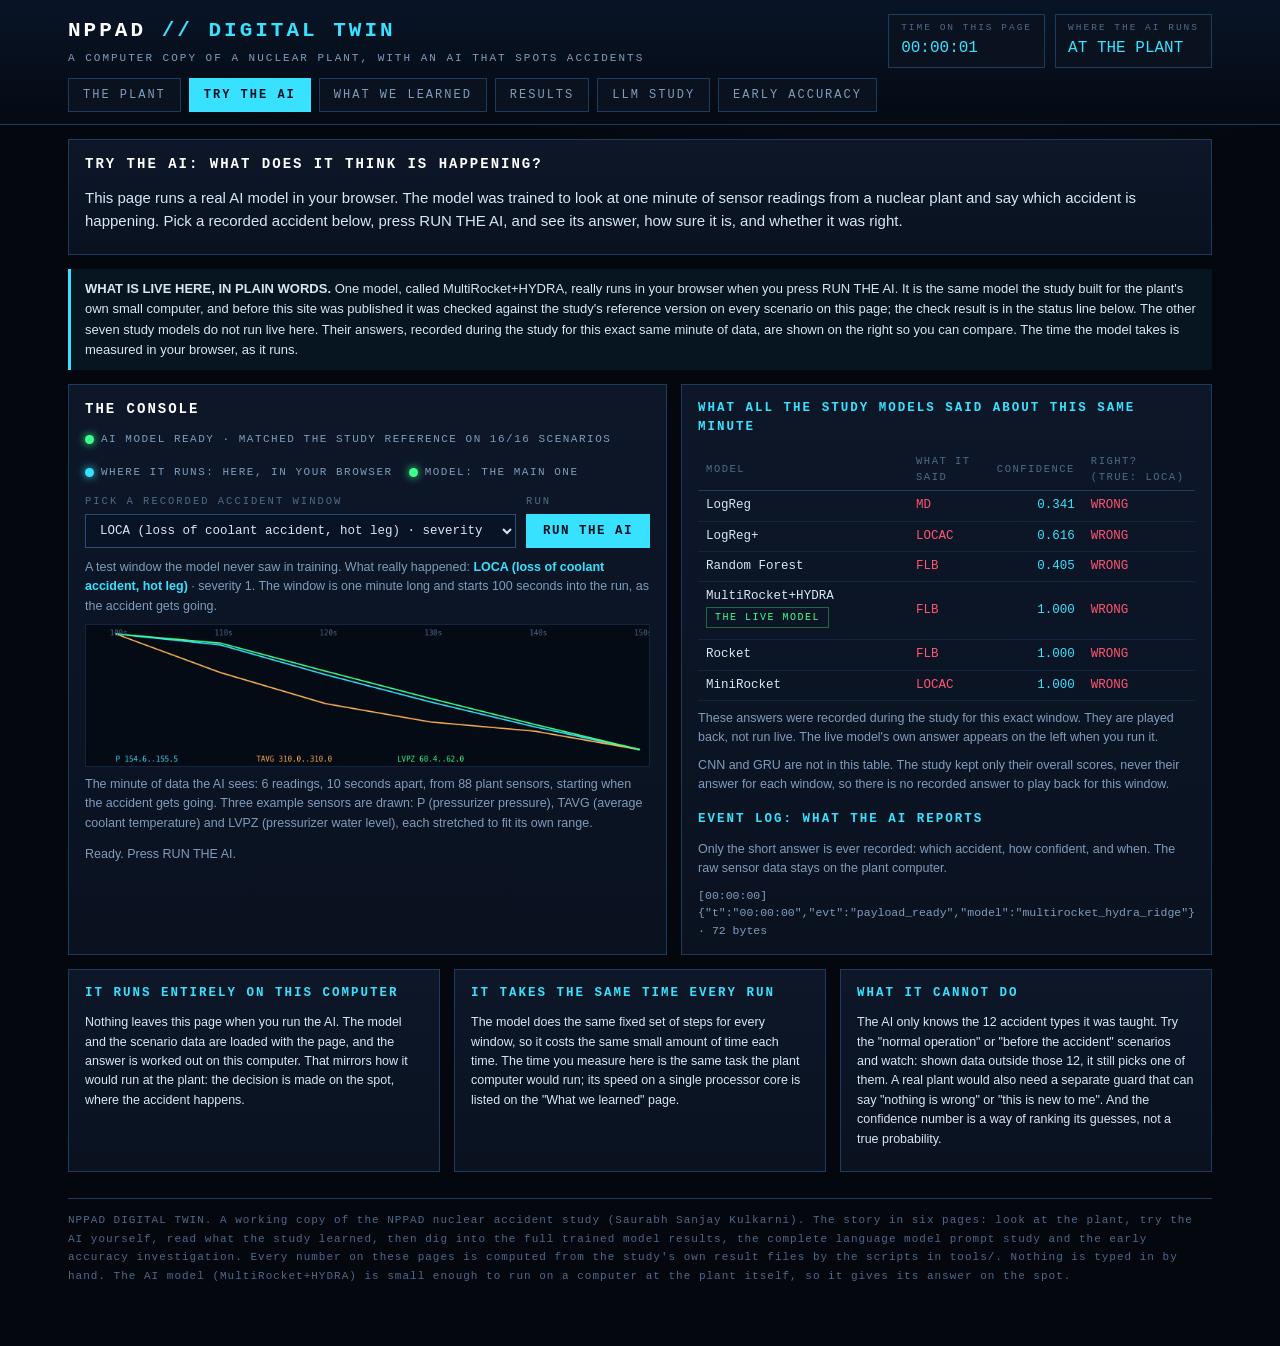
<file: index.html>
<!DOCTYPE html>
<html lang="en">
<head>
<meta charset="utf-8">
<meta name="viewport" content="width=device-width, initial-scale=1">
<title>NPPAD Digital Twin: Try the AI</title>
<link rel="stylesheet" href="style.css">
</head>
<body>
<header class="topbar" id="hdr"></header>
<div class="wrap">

  <div class="panel" style="margin-top:14px">
    <h2>TRY THE AI: WHAT DOES IT THINK IS HAPPENING?</h2>
    <p>This page runs a real AI model in your browser. The model was trained to look
    at one minute of sensor readings from a nuclear plant and say which accident is
    happening. Pick a recorded accident below, press RUN THE AI, and see its answer,
    how sure it is, and whether it was right.</p>
  </div>

  <div class="note blue" style="margin-top:14px">
    <b>WHAT IS LIVE HERE, IN PLAIN WORDS.</b> One model, called MultiRocket+HYDRA,
    really runs in your browser when you press RUN THE AI. It is the same model the
    study built for the plant's own small computer, and before this site was
    published it was checked against the study's reference version on every scenario
    on this page; the check result is in the status line below. The other seven
    study models do not run live here. Their answers, recorded during the study for
    this exact same minute of data, are shown on the right so you can compare. The
    time the model takes is measured in your browser, as it runs.
  </div>

  <div class="grid g21">
    <div class="panel">
      <h2>THE CONSOLE</h2>
      <div class="lights" style="margin-bottom:12px">
        <span class="light"><span class="dot" id="dotModel"></span><span id="modelState">AI MODEL LOADING</span></span>
        <span class="light"><span class="dot cyan"></span>WHERE IT RUNS: HERE, IN YOUR BROWSER</span>
        <span class="light"><span class="dot"></span>MODEL: THE MAIN ONE</span>
      </div>
      <div style="display:flex;gap:10px;flex-wrap:wrap;align-items:flex-end">
        <div style="flex:1;min-width:260px"><label class="lbl">PICK A RECORDED ACCIDENT WINDOW</label>
          <select id="scenSel" style="width:100%"></select></div>
        <div><label class="lbl">RUN</label>
          <button id="runBtn" class="primary" disabled>RUN THE AI</button></div>
      </div>
      <p class="dim small" id="scenMeta" style="margin-top:10px"></p>
      <canvas class="chart" id="winChart" width="760" height="190"></canvas>
      <p class="dim small">The minute of data the AI sees: 6 readings, 10 seconds
      apart, from 88 plant sensors, starting when the accident gets going. Three
      example sensors are drawn: P (pressurizer pressure), TAVG (average coolant
      temperature) and LVPZ (pressurizer water level), each stretched to fit its
      own range.</p>
      <div id="resultBox" style="margin-top:12px">
        <p class="dim small">Nothing run yet. Pick a scenario above and press
        RUN THE AI. The model runs on this device; nothing is sent anywhere.</p>
      </div>
    </div>

    <div class="panel">
      <h3>WHAT ALL THE STUDY MODELS SAID ABOUT THIS SAME MINUTE</h3>
      <div id="studyBox"><p class="dim small">The recorded answers load with the scenario.</p></div>
      <h3 style="margin-top:16px">EVENT LOG: WHAT THE AI REPORTS</h3>
      <p class="dim small">Only the short answer is ever recorded: which accident,
      how confident, and when. The raw sensor data stays on the plant computer.</p>
      <div id="eventLog" style="font-family:var(--mono);font-size:11.5px;color:var(--dim);max-height:220px;overflow:auto"></div>
    </div>
  </div>

  <div class="grid g3">
    <div class="panel"><h3>IT RUNS ENTIRELY ON THIS COMPUTER</h3>
      <p class="small">Nothing leaves this page when you run the AI. The model and
      the scenario data are loaded with the page, and the answer is worked out on
      this computer. That mirrors how it would run at the plant: the decision is
      made on the spot, where the accident happens.</p></div>
    <div class="panel"><h3>IT TAKES THE SAME TIME EVERY RUN</h3>
      <p class="small">The model does the same fixed set of steps for every window,
      so it costs the same small amount of time each time. The time you measure
      here is the same task the plant computer would run; its speed on a single
      processor core is listed on the "What we learned" page.</p></div>
    <div class="panel"><h3>WHAT IT CANNOT DO</h3>
      <p class="small">The AI only knows the 12 accident types it was taught. Try
      the "normal operation" or "before the accident" scenarios and watch: shown
      data outside those 12, it still picks one of them. A real plant would also
      need a separate guard that can say "nothing is wrong" or "this is new to
      me". And the confidence number is a way of ranking its guesses, not a true
      probability.</p></div>
  </div>

  <footer id="ftr"></footer>
</div>
<script src="js/common.js"></script>
<script src="js/edge.js"></script>
<script src="js/try.js"></script>
</body>
</html>
</file>
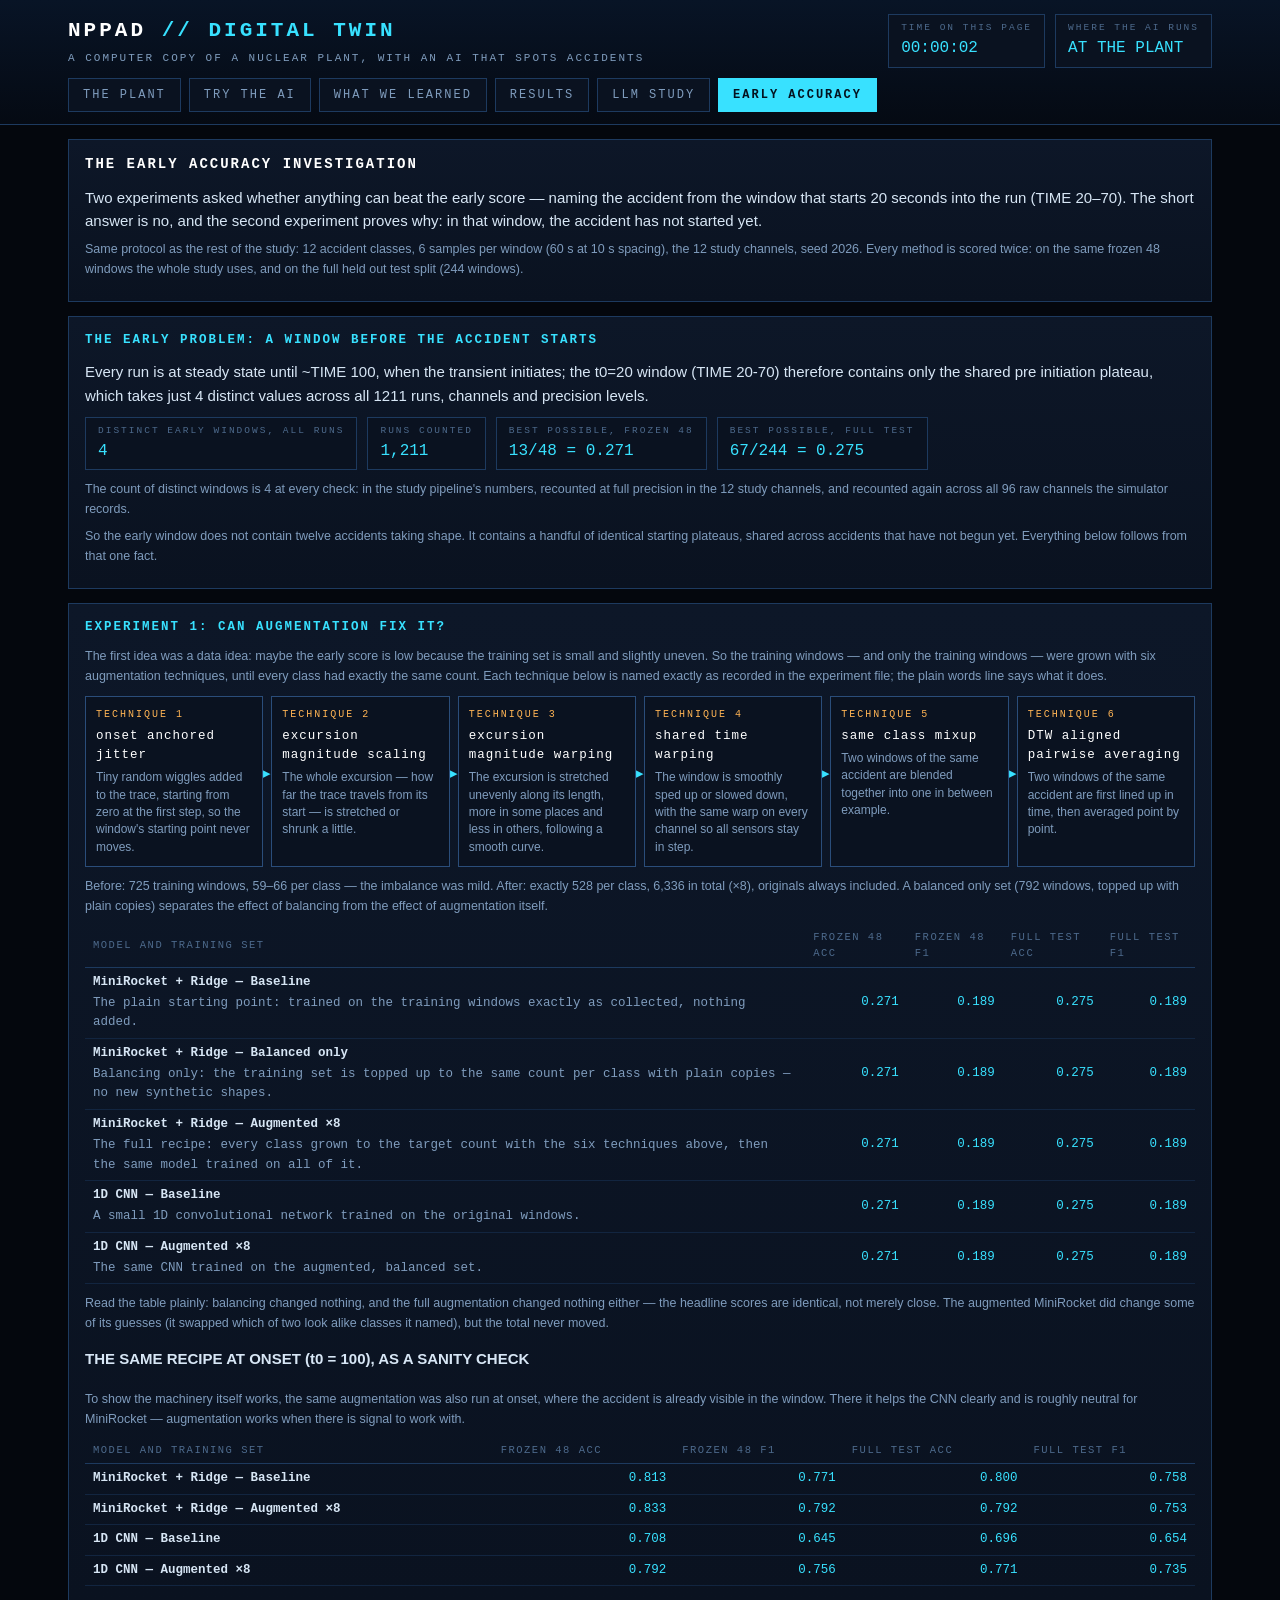
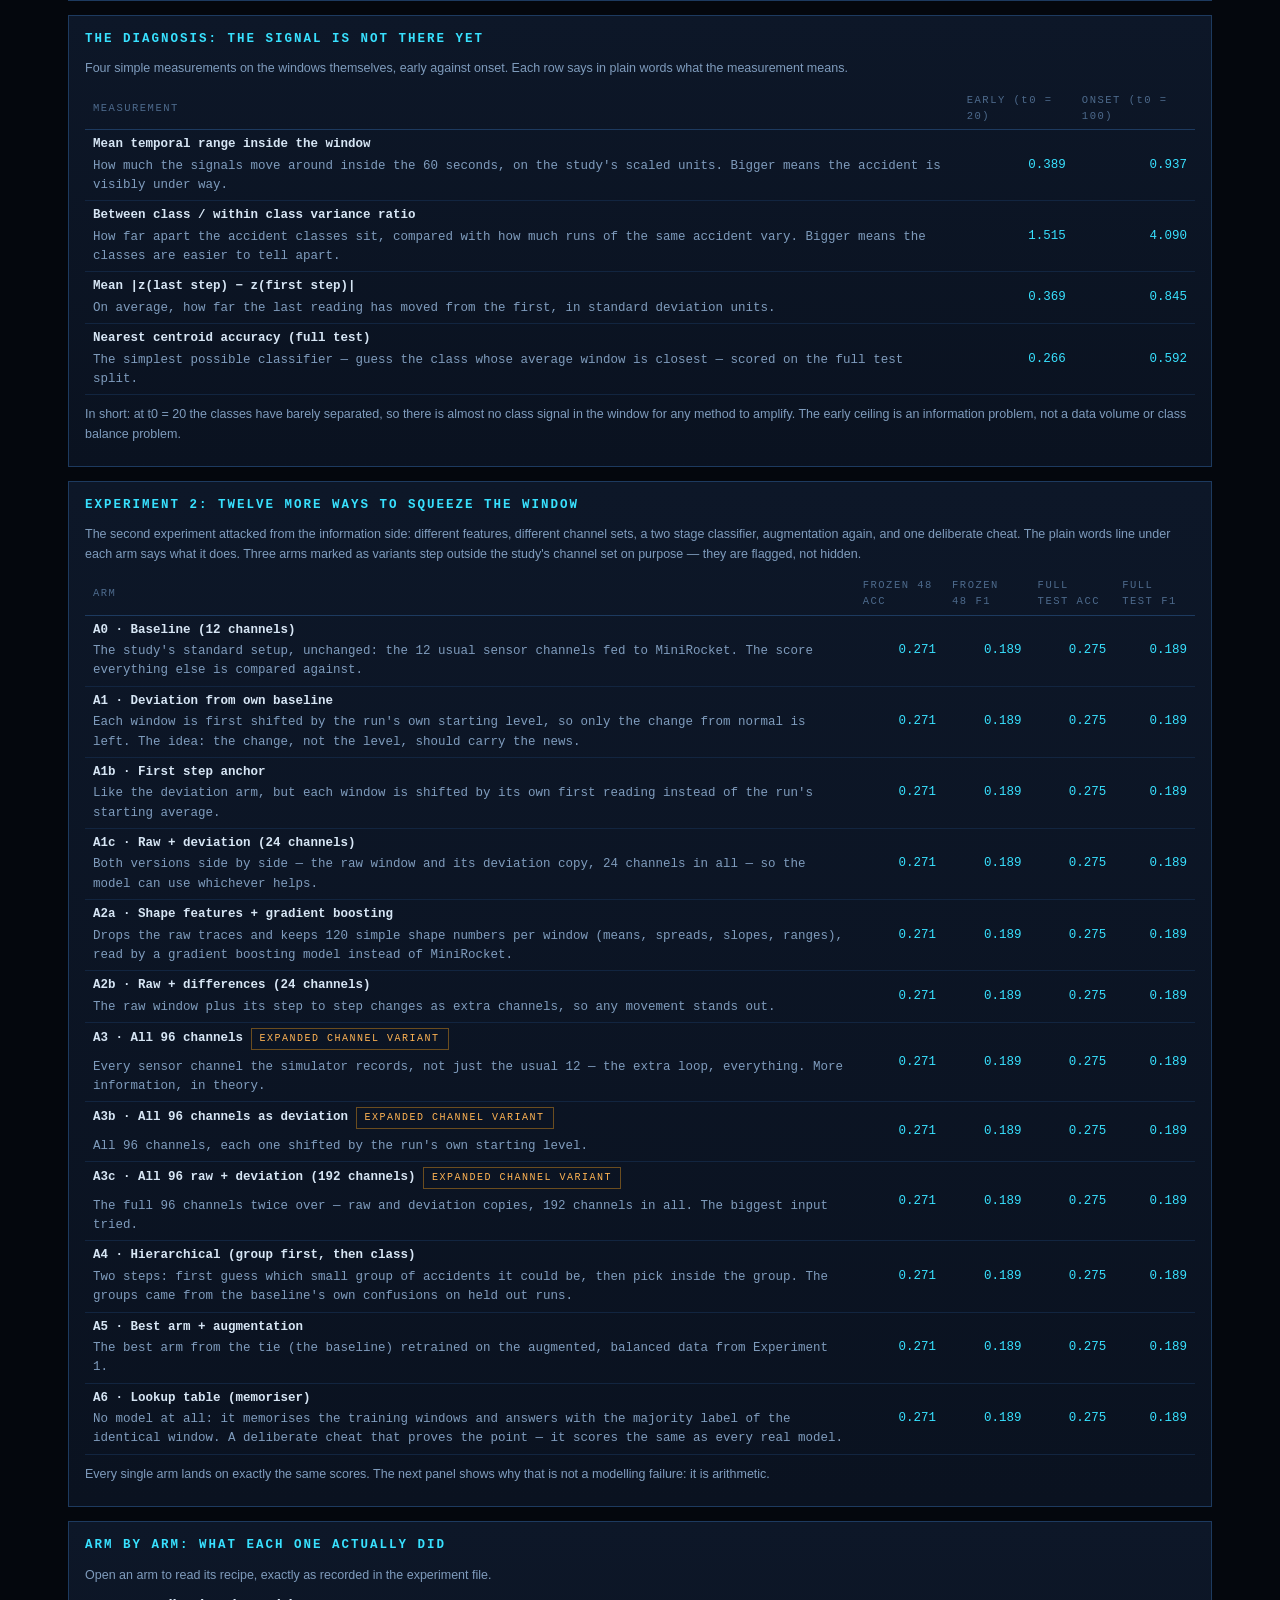
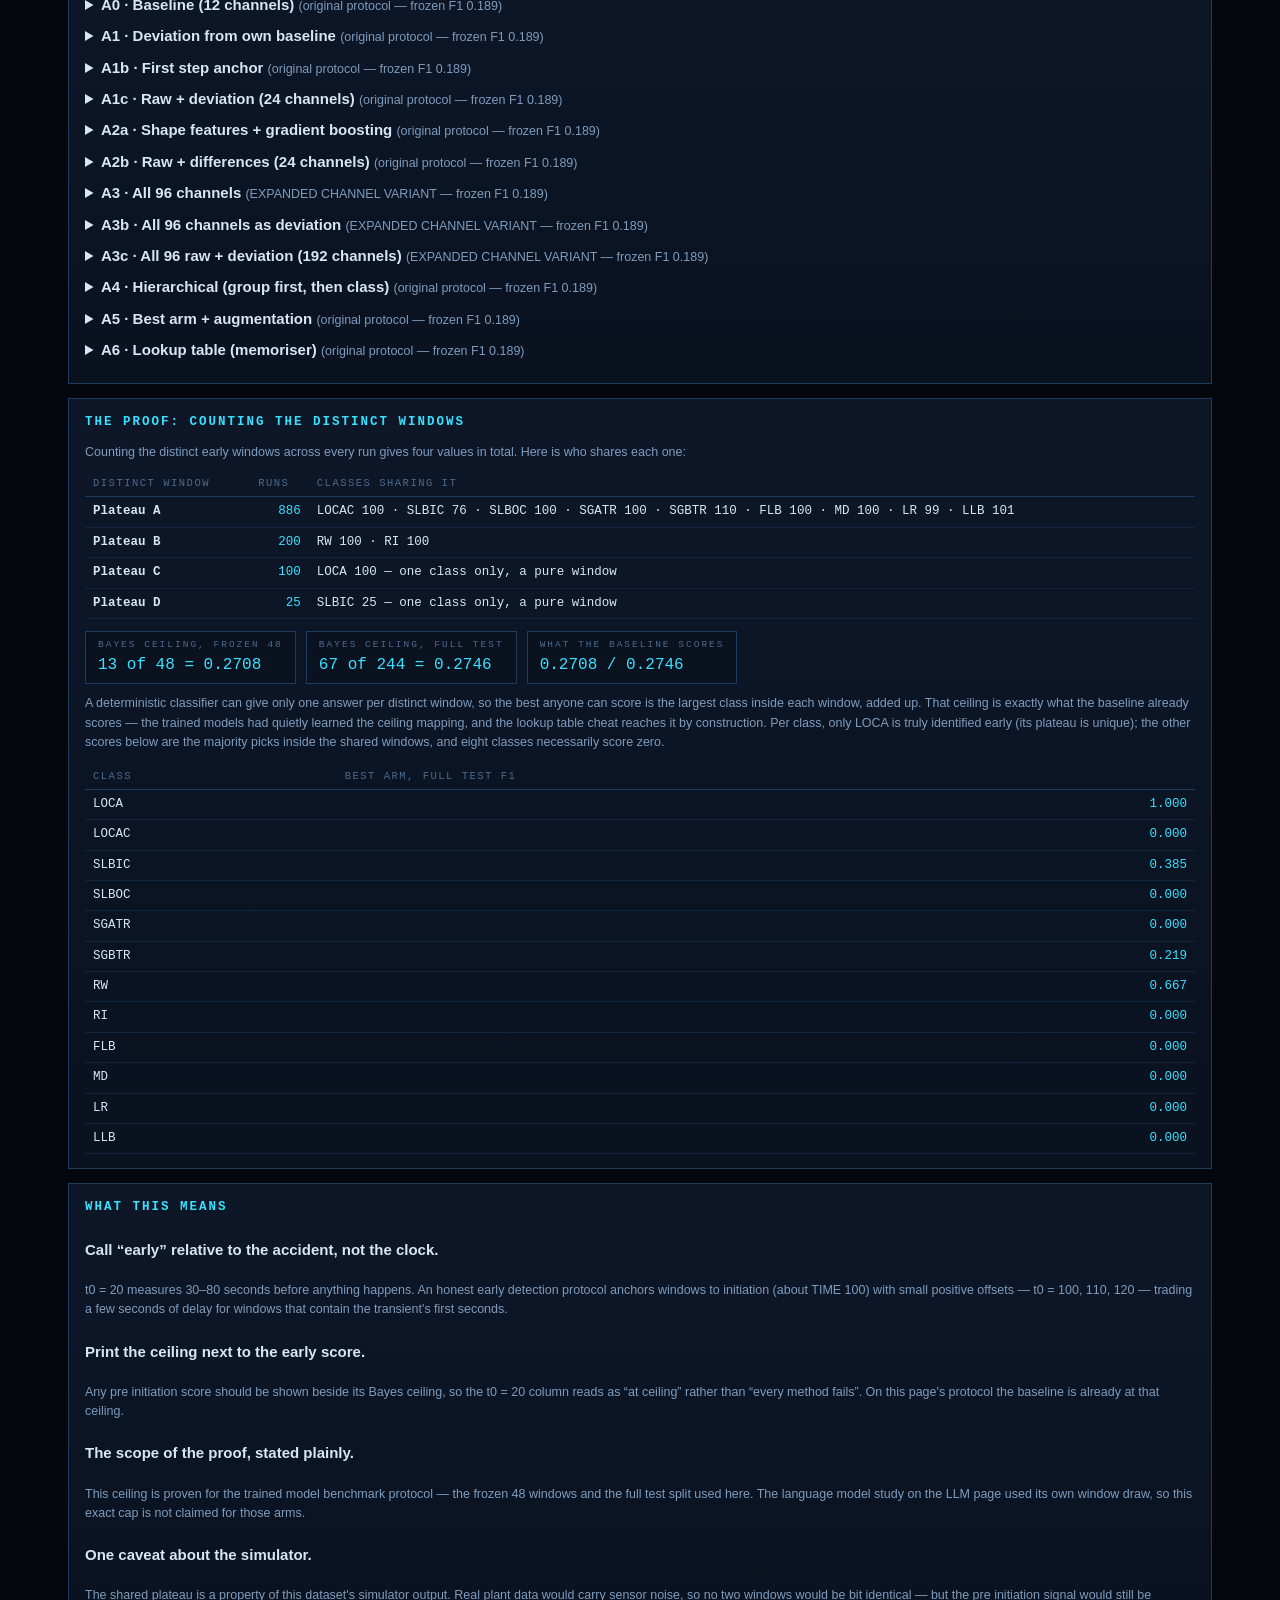
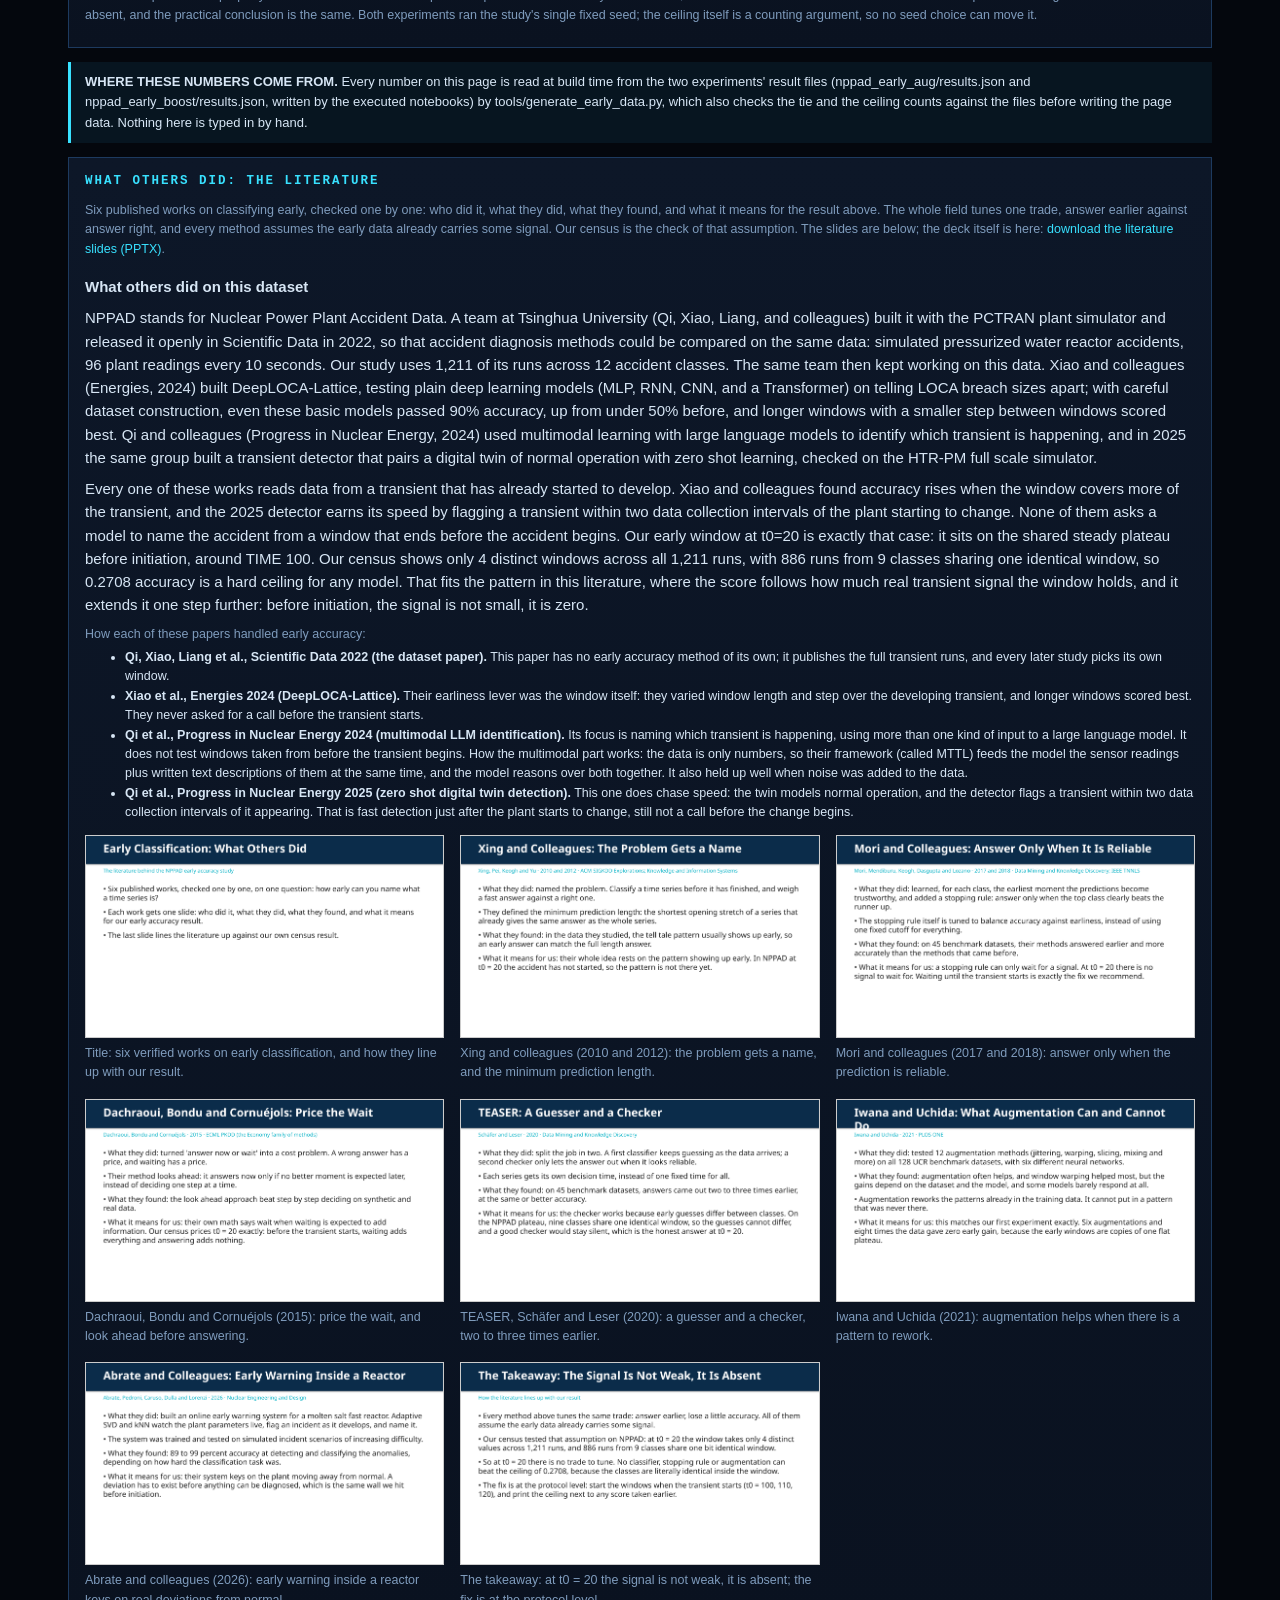
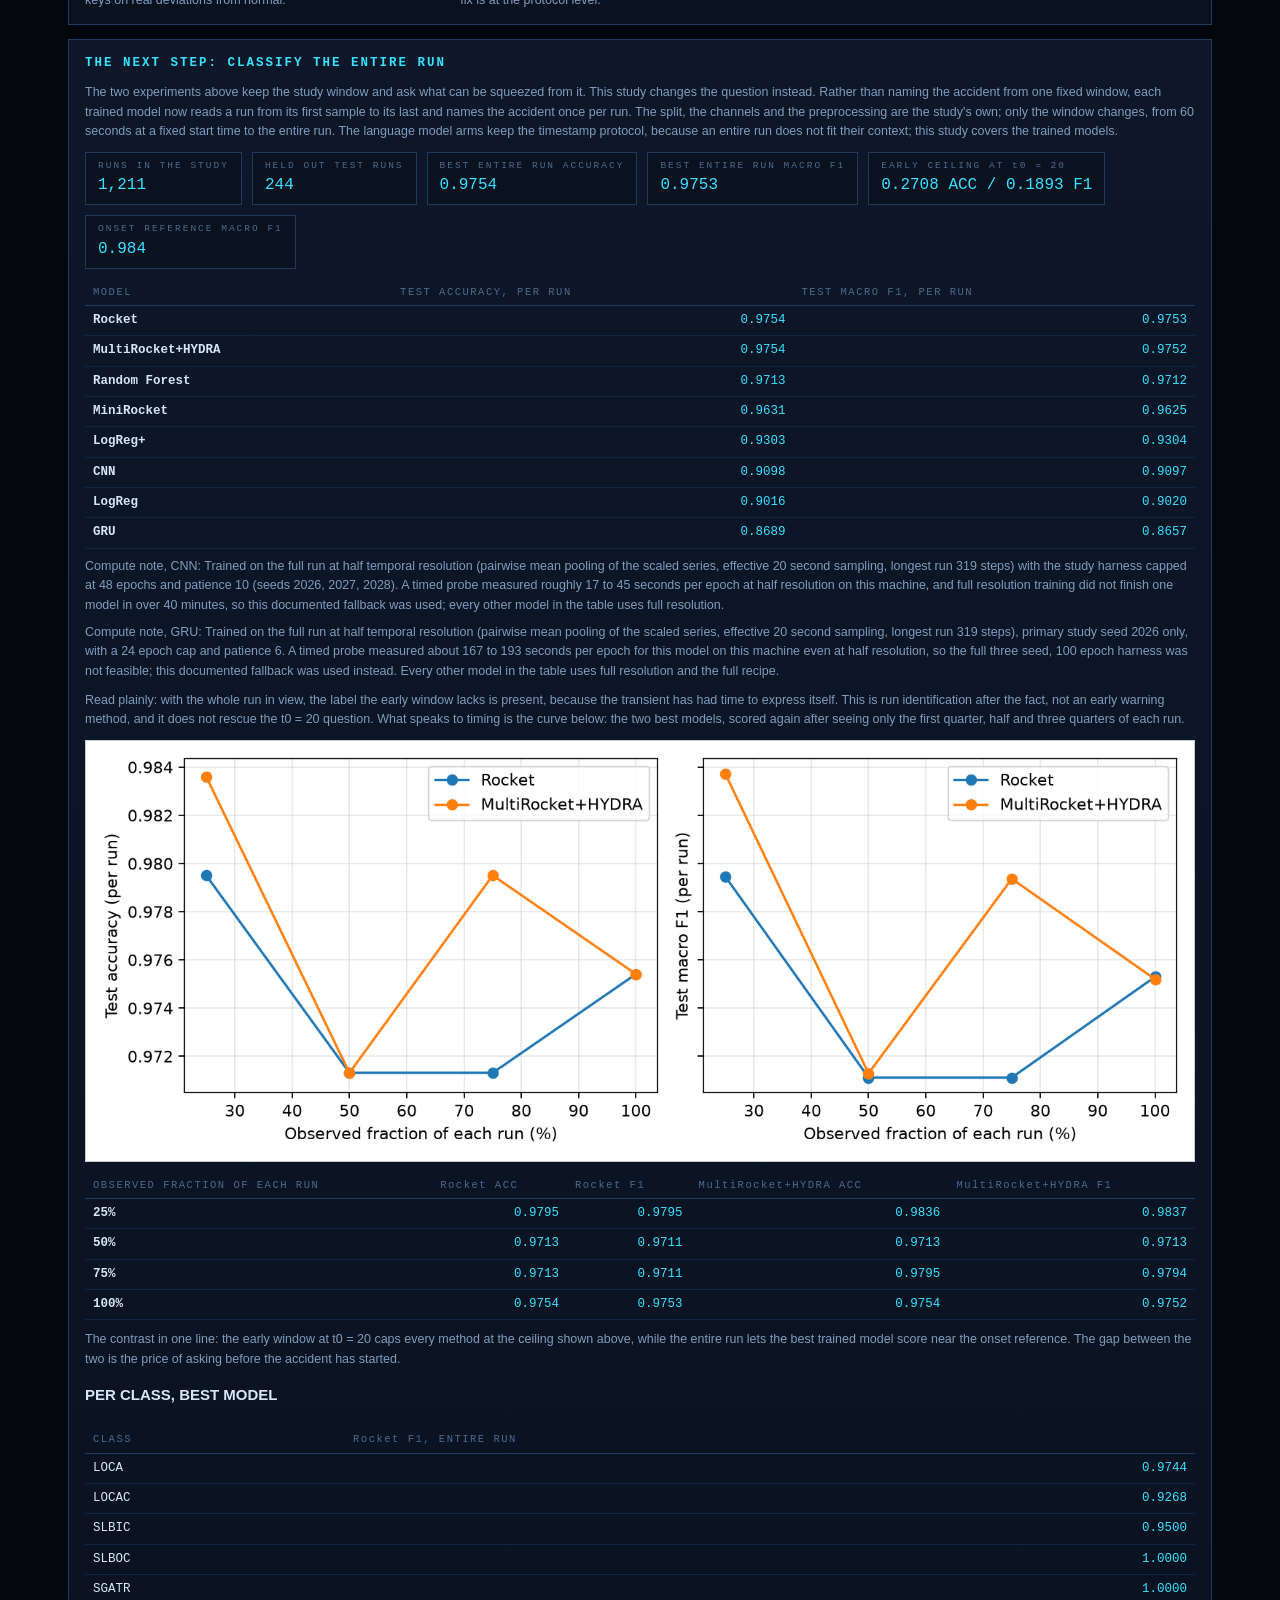
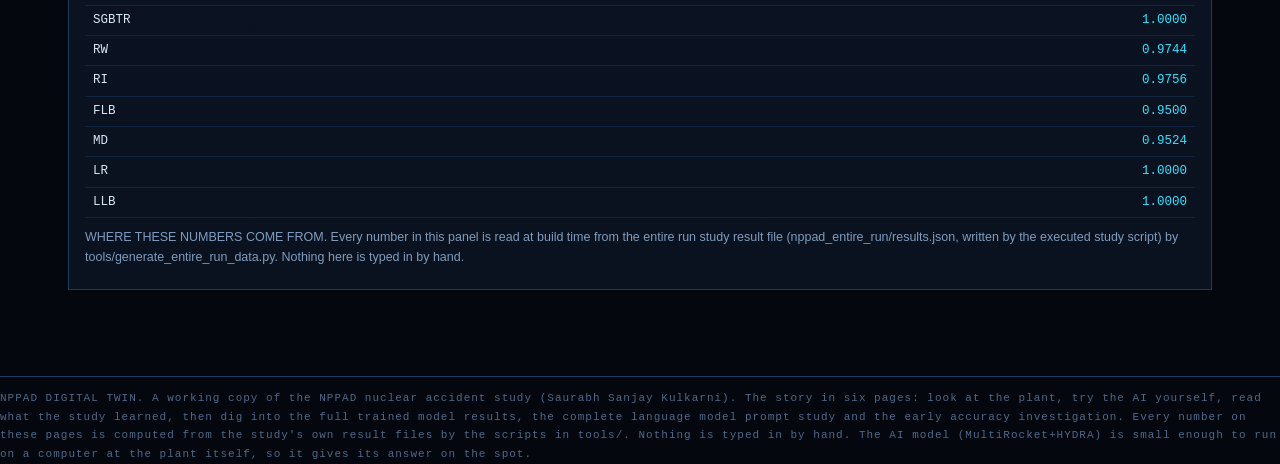
<file: early.html>
<!DOCTYPE html>
<html lang="en">
<head>
<meta charset="utf-8">
<meta name="viewport" content="width=device-width, initial-scale=1">
<title>NPPAD Digital Twin: Early Accuracy</title>
<link rel="stylesheet" href="style.css">
</head>
<body>
<header class="topbar" id="hdr"></header>
<div class="wrap">

  <div class="panel" style="margin-top:14px">
    <h2>THE EARLY ACCURACY INVESTIGATION</h2>
    <p id="taskLine"></p>
    <p class="dim small" id="protocolLine"></p>
  </div>

  <div class="panel" style="margin-top:14px">
    <h3>THE EARLY PROBLEM: A WINDOW BEFORE THE ACCIDENT STARTS</h3>
    <p id="problemText"></p>
    <div id="problemStats"></div>
    <p class="dim small">So the early window does not contain twelve
    accidents taking shape. It contains a handful of identical starting
    plateaus, shared across accidents that have not begun yet. Everything
    below follows from that one fact.</p>
  </div>

  <div class="panel" style="margin-top:14px">
    <h3>EXPERIMENT 1: CAN AUGMENTATION FIX IT?</h3>
    <p class="dim small">The first idea was a data idea: maybe the early
    score is low because the training set is small and slightly uneven.
    So the training windows — and only the training windows — were grown
    with six augmentation techniques, until every class had exactly the
    same count. Each technique below is named exactly as recorded in the
    experiment file; the plain words line says what it does.</p>
    <div class="pipe" id="techPipe" style="margin:10px 0"></div>
    <p class="dim small" id="augCounts"></p>
    <div id="augTable"></div>
    <p class="dim small" style="margin-top:10px">Read the table plainly:
    balancing changed nothing, and the full augmentation changed nothing
    either — the headline scores are identical, not merely close. The
    augmented MiniRocket did change some of its guesses (it swapped which
    of two look alike classes it named), but the total never moved.</p>
    <h4 style="margin-top:14px">THE SAME RECIPE AT ONSET (t0 = 100), AS A SANITY CHECK</h4>
    <p class="dim small">To show the machinery itself works, the same
    augmentation was also run at onset, where the accident is already
    visible in the window. There it helps the CNN clearly and is roughly
    neutral for MiniRocket — augmentation works when there is signal to
    work with.</p>
    <div id="onsetTable"></div>
  </div>

  <div class="panel" style="margin-top:14px">
    <h3>THE DIAGNOSIS: THE SIGNAL IS NOT THERE YET</h3>
    <p class="dim small">Four simple measurements on the windows
    themselves, early against onset. Each row says in plain words what
    the measurement means.</p>
    <div id="diagTable"></div>
    <p class="dim small" style="margin-top:10px">In short: at t0 = 20 the
    classes have barely separated, so there is almost no class signal in
    the window for any method to amplify. The early ceiling is an
    information problem, not a data volume or class balance problem.</p>
  </div>

  <div class="panel" style="margin-top:14px">
    <h3>EXPERIMENT 2: TWELVE MORE WAYS TO SQUEEZE THE WINDOW</h3>
    <p class="dim small">The second experiment attacked from the
    information side: different features, different channel sets, a
    two stage classifier, augmentation again, and one deliberate cheat.
    The plain words line under each arm says what it does. Three arms
    marked as variants step outside the study's channel set on purpose —
    they are flagged, not hidden.</p>
    <div id="boostTable"></div>
    <p class="dim small" style="margin-top:10px">Every single arm lands
    on exactly the same scores. The next panel shows why that is not a
    modelling failure: it is arithmetic.</p>
  </div>

  <div class="panel" style="margin-top:14px">
    <h3>ARM BY ARM: WHAT EACH ONE ACTUALLY DID</h3>
    <p class="dim small">Open an arm to read its recipe, exactly as
    recorded in the experiment file.</p>
    <div id="armDetails"></div>
  </div>

  <div class="panel" style="margin-top:14px">
    <h3>THE PROOF: COUNTING THE DISTINCT WINDOWS</h3>
    <p class="dim small">Counting the distinct early windows across
    every run gives four values in total. Here is who shares each one:</p>
    <div id="censusTable"></div>
    <div id="ceilingStats" style="margin-top:12px"></div>
    <p class="dim small" style="margin-top:10px">A deterministic
    classifier can give only one answer per distinct window, so the best
    anyone can score is the largest class inside each window, added up.
    That ceiling is exactly what the baseline already scores — the
    trained models had quietly learned the ceiling mapping, and the
    lookup table cheat reaches it by construction. Per class, only LOCA
    is truly identified early (its plateau is unique); the other scores
    below are the majority picks inside the shared windows, and eight
    classes necessarily score zero.</p>
    <div id="perClassTable" style="margin-top:10px"></div>
  </div>

  <div class="panel" style="margin-top:14px">
    <h3>WHAT THIS MEANS</h3>
    <div id="meaningList"></div>
  </div>

  <div class="note blue" style="margin-top:14px">
    <b>WHERE THESE NUMBERS COME FROM.</b> Every number on this page is
    read at build time from the two experiments' result files
    (nppad_early_aug/results.json and nppad_early_boost/results.json,
    written by the executed notebooks) by tools/generate_early_data.py,
    which also checks the tie and the ceiling counts against the files
    before writing the page data. Nothing here is typed in by hand.
  </div>

  <div class="panel" style="margin-top:14px">
    <h3>WHAT OTHERS DID: THE LITERATURE</h3>
    <p class="dim small">Six published works on classifying early,
    checked one by one: who did it, what they did, what they found, and
    what it means for the result above. The whole field tunes one trade,
    answer earlier against answer right, and every method assumes the
    early data already carries some signal. Our census is the check of
    that assumption. The slides are below; the deck itself is here:
    <a href="early_lit/NPPAD_EarlyAccuracy_Literature_2026-11-16_1607CT.pptx">download the literature slides (PPTX)</a>.</p>
    <h4 style="margin:16px 0 6px">What others did on this dataset</h4>
    <p>NPPAD stands for Nuclear Power Plant Accident Data. A team at Tsinghua University (Qi, Xiao, Liang, and colleagues) built it with the PCTRAN plant simulator and released it openly in Scientific Data in 2022, so that accident diagnosis methods could be compared on the same data: simulated pressurized water reactor accidents, 96 plant readings every 10 seconds. Our study uses 1,211 of its runs across 12 accident classes. The same team then kept working on this data. Xiao and colleagues (Energies, 2024) built DeepLOCA-Lattice, testing plain deep learning models (MLP, RNN, CNN, and a Transformer) on telling LOCA breach sizes apart; with careful dataset construction, even these basic models passed 90% accuracy, up from under 50% before, and longer windows with a smaller step between windows scored best. Qi and colleagues (Progress in Nuclear Energy, 2024) used multimodal learning with large language models to identify which transient is happening, and in 2025 the same group built a transient detector that pairs a digital twin of normal operation with zero shot learning, checked on the HTR-PM full scale simulator.</p>
    <p>Every one of these works reads data from a transient that has already started to develop. Xiao and colleagues found accuracy rises when the window covers more of the transient, and the 2025 detector earns its speed by flagging a transient within two data collection intervals of the plant starting to change. None of them asks a model to name the accident from a window that ends before the accident begins. Our early window at t0=20 is exactly that case: it sits on the shared steady plateau before initiation, around TIME 100. Our census shows only 4 distinct windows across all 1,211 runs, with 886 runs from 9 classes sharing one identical window, so 0.2708 accuracy is a hard ceiling for any model. That fits the pattern in this literature, where the score follows how much real transient signal the window holds, and it extends it one step further: before initiation, the signal is not small, it is zero.</p>
    <p class="dim small" style="margin-bottom:4px">How each of these papers handled early accuracy:</p>
    <ul class="small" style="margin-top:4px">
      <li><strong>Qi, Xiao, Liang et al., Scientific Data 2022 (the dataset paper).</strong> This paper has no early accuracy method of its own; it publishes the full transient runs, and every later study picks its own window.</li>
      <li><strong>Xiao et al., Energies 2024 (DeepLOCA-Lattice).</strong> Their earliness lever was the window itself: they varied window length and step over the developing transient, and longer windows scored best. They never asked for a call before the transient starts.</li>
      <li><strong>Qi et al., Progress in Nuclear Energy 2024 (multimodal LLM identification).</strong> Its focus is naming which transient is happening, using more than one kind of input to a large language model. It does not test windows taken from before the transient begins. How the multimodal part works: the data is only numbers, so their framework (called MTTL) feeds the model the sensor readings plus written text descriptions of them at the same time, and the model reasons over both together. It also held up well when noise was added to the data.</li>
      <li><strong>Qi et al., Progress in Nuclear Energy 2025 (zero shot digital twin detection).</strong> This one does chase speed: the twin models normal operation, and the detector flags a transient within two data collection intervals of it appearing. That is fast detection just after the plant starts to change, still not a call before the change begins.</li>
    </ul>
    <div style="display:grid;grid-template-columns:repeat(auto-fit,minmax(330px,1fr));gap:16px;margin-top:12px">
      <figure style="margin:0">
        <img src="early_lit/lit_slide_1.png" alt="Title slide: Early Classification, What Others Did" style="width:100%;display:block;border:1px solid #ccc">
        <figcaption class="dim small" style="margin-top:6px">Title: six verified works on early classification, and how they line up with our result.</figcaption>
      </figure>
      <figure style="margin:0">
        <img src="early_lit/lit_slide_2.png" alt="Slide on Xing and colleagues" style="width:100%;display:block;border:1px solid #ccc">
        <figcaption class="dim small" style="margin-top:6px">Xing and colleagues (2010 and 2012): the problem gets a name, and the minimum prediction length.</figcaption>
      </figure>
      <figure style="margin:0">
        <img src="early_lit/lit_slide_3.png" alt="Slide on Mori and colleagues" style="width:100%;display:block;border:1px solid #ccc">
        <figcaption class="dim small" style="margin-top:6px">Mori and colleagues (2017 and 2018): answer only when the prediction is reliable.</figcaption>
      </figure>
      <figure style="margin:0">
        <img src="early_lit/lit_slide_4.png" alt="Slide on Dachraoui, Bondu and Cornuéjols" style="width:100%;display:block;border:1px solid #ccc">
        <figcaption class="dim small" style="margin-top:6px">Dachraoui, Bondu and Cornuéjols (2015): price the wait, and look ahead before answering.</figcaption>
      </figure>
      <figure style="margin:0">
        <img src="early_lit/lit_slide_5.png" alt="Slide on TEASER by Schäfer and Leser" style="width:100%;display:block;border:1px solid #ccc">
        <figcaption class="dim small" style="margin-top:6px">TEASER, Schäfer and Leser (2020): a guesser and a checker, two to three times earlier.</figcaption>
      </figure>
      <figure style="margin:0">
        <img src="early_lit/lit_slide_6.png" alt="Slide on Iwana and Uchida" style="width:100%;display:block;border:1px solid #ccc">
        <figcaption class="dim small" style="margin-top:6px">Iwana and Uchida (2021): augmentation helps when there is a pattern to rework.</figcaption>
      </figure>
      <figure style="margin:0">
        <img src="early_lit/lit_slide_7.png" alt="Slide on Abrate and colleagues" style="width:100%;display:block;border:1px solid #ccc">
        <figcaption class="dim small" style="margin-top:6px">Abrate and colleagues (2026): early warning inside a reactor keys on real deviations from normal.</figcaption>
      </figure>
      <figure style="margin:0">
        <img src="early_lit/lit_slide_8.png" alt="Takeaway slide" style="width:100%;display:block;border:1px solid #ccc">
        <figcaption class="dim small" style="margin-top:6px">The takeaway: at t0 = 20 the signal is not weak, it is absent; the fix is at the protocol level.</figcaption>
      </figure>
    </div>
  </div>

  <div class="panel" style="margin-top:14px">
    <h3>THE NEXT STEP: CLASSIFY THE ENTIRE RUN</h3>
    <p class="dim small">The two experiments above keep the study window
    and ask what can be squeezed from it. This study changes the question
    instead. Rather than naming the accident from one fixed window, each
    trained model now reads a run from its first sample to its last and
    names the accident once per run. The split, the channels and the
    preprocessing are the study's own; only the window changes, from
    60 seconds at a fixed start time to the entire run. The language
    model arms keep the timestamp protocol, because an entire run does
    not fit their context; this study covers the trained models.</p>
    <div id="entireRunStats"></div>
    <div id="entireRunTable"></div>
    <p class="dim small" style="margin-top:10px">Read plainly: with the
    whole run in view, the label the early window lacks is present,
    because the transient has had time to express itself. This is run
    identification after the fact, not an early warning method, and it
    does not rescue the t0 = 20 question. What speaks to timing is the
    curve below: the two best models, scored again after seeing only the
    first quarter, half and three quarters of each run.</p>
    <img src="entire_run_fraction.png" alt="Accuracy and macro F1 against the observed fraction of each run" style="width:100%;display:block;border:1px solid #ccc;margin-top:10px">
    <div id="fractionTable" style="margin-top:10px"></div>
    <p class="dim small" style="margin-top:10px">The contrast in one
    line: the early window at t0 = 20 caps every method at the ceiling
    shown above, while the entire run lets the best trained model score
    near the onset reference. The gap between the two is the price of
    asking before the accident has started.</p>
    <h4 style="margin-top:14px">PER CLASS, BEST MODEL</h4>
    <div id="entireRunPerClass"></div>
    <p class="dim small" style="margin-top:10px">WHERE THESE NUMBERS COME
    FROM. Every number in this panel is read at build time from the
    entire run study result file (nppad_entire_run/results.json, written
    by the executed study script) by tools/generate_entire_run_data.py.
    Nothing here is typed in by hand.</p>
  </div>

</div>
<footer id="ftr"></footer>
<script src="js/common.js"></script>
<script src="js/early.js"></script>
</body>
</html>
</file>
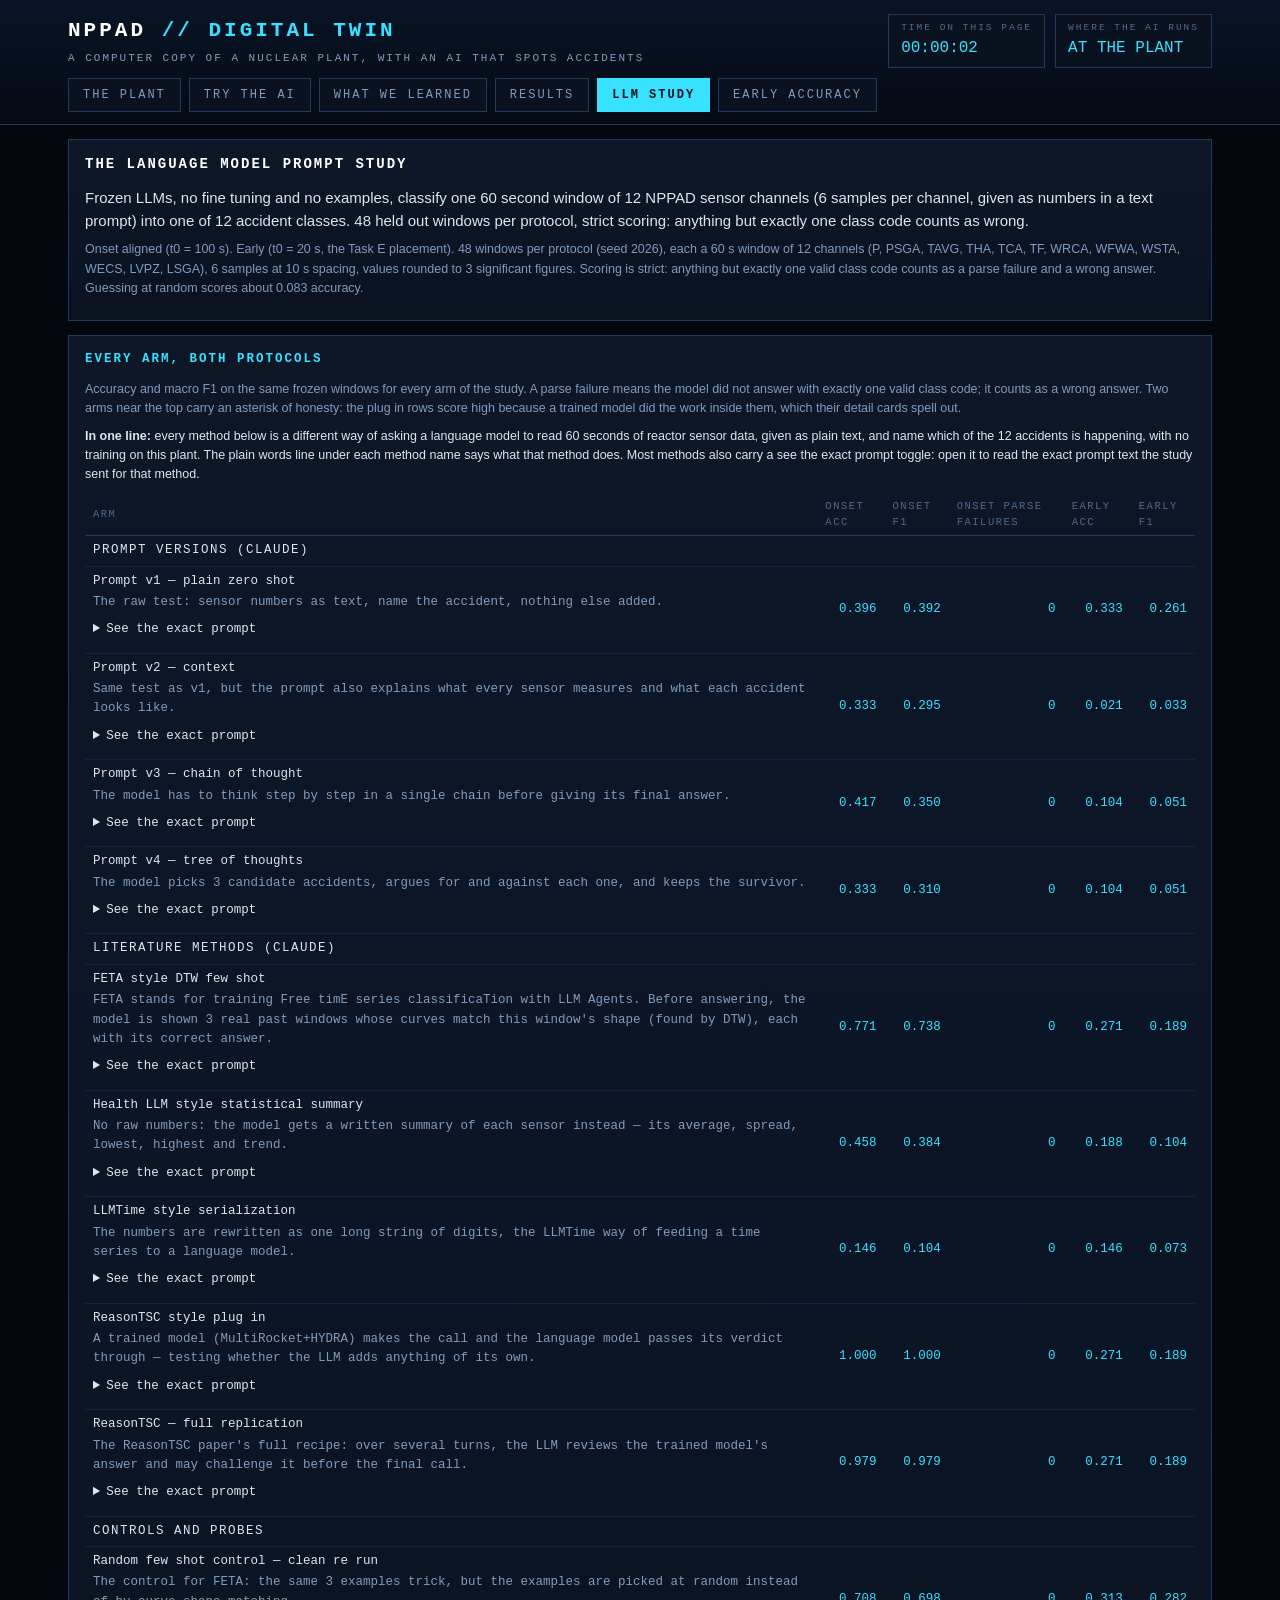
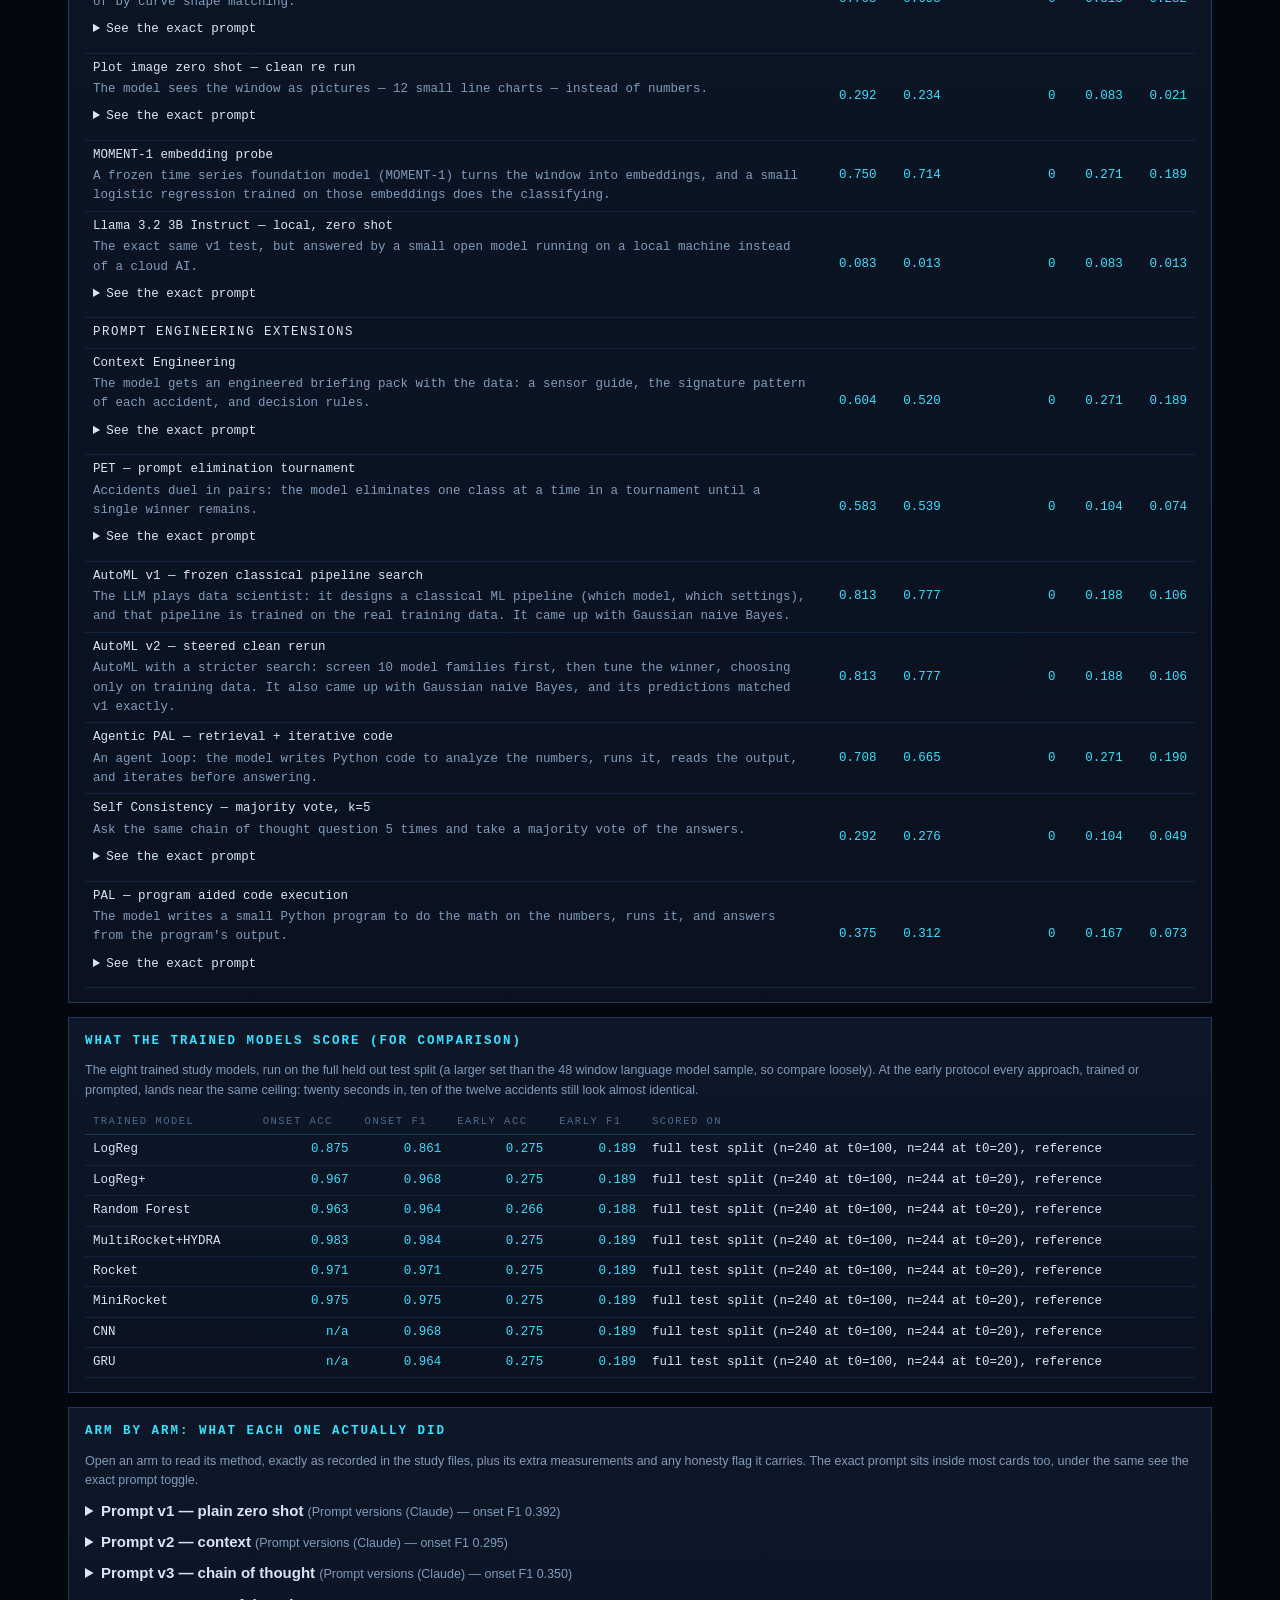
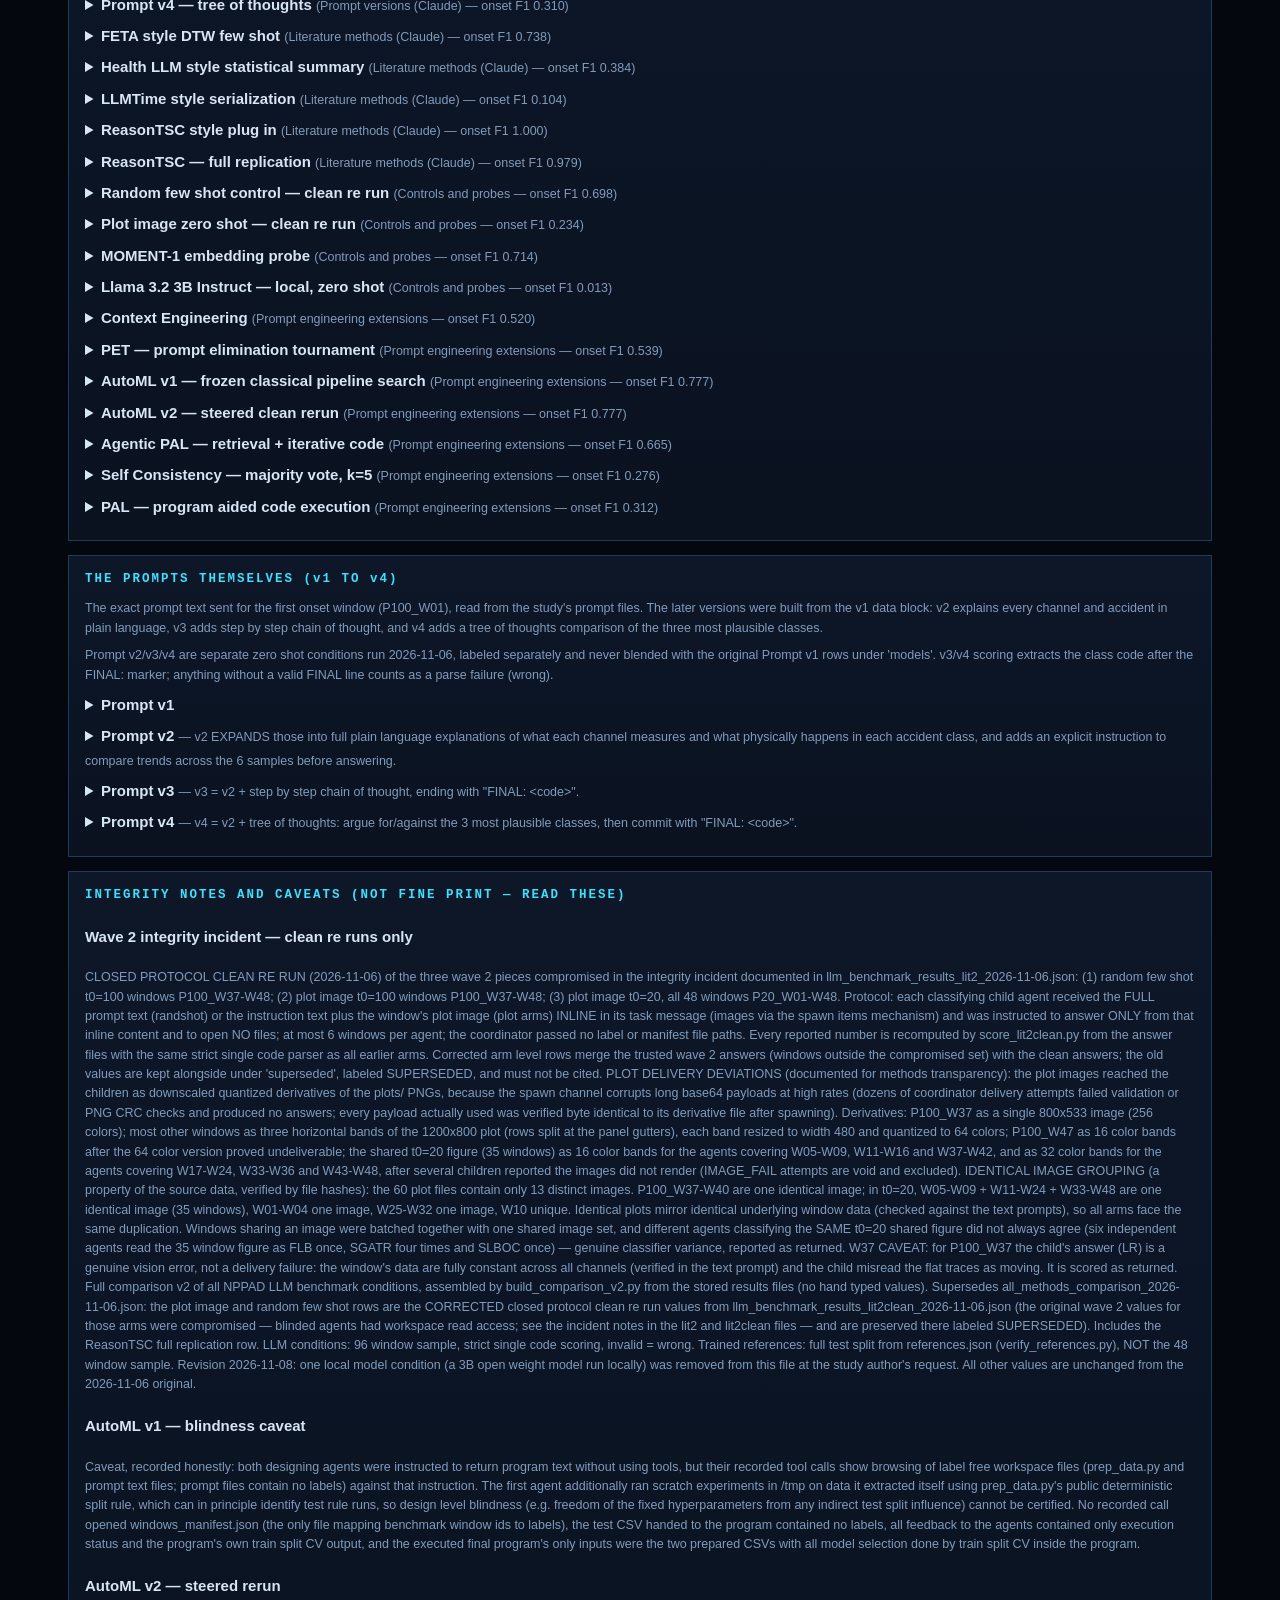
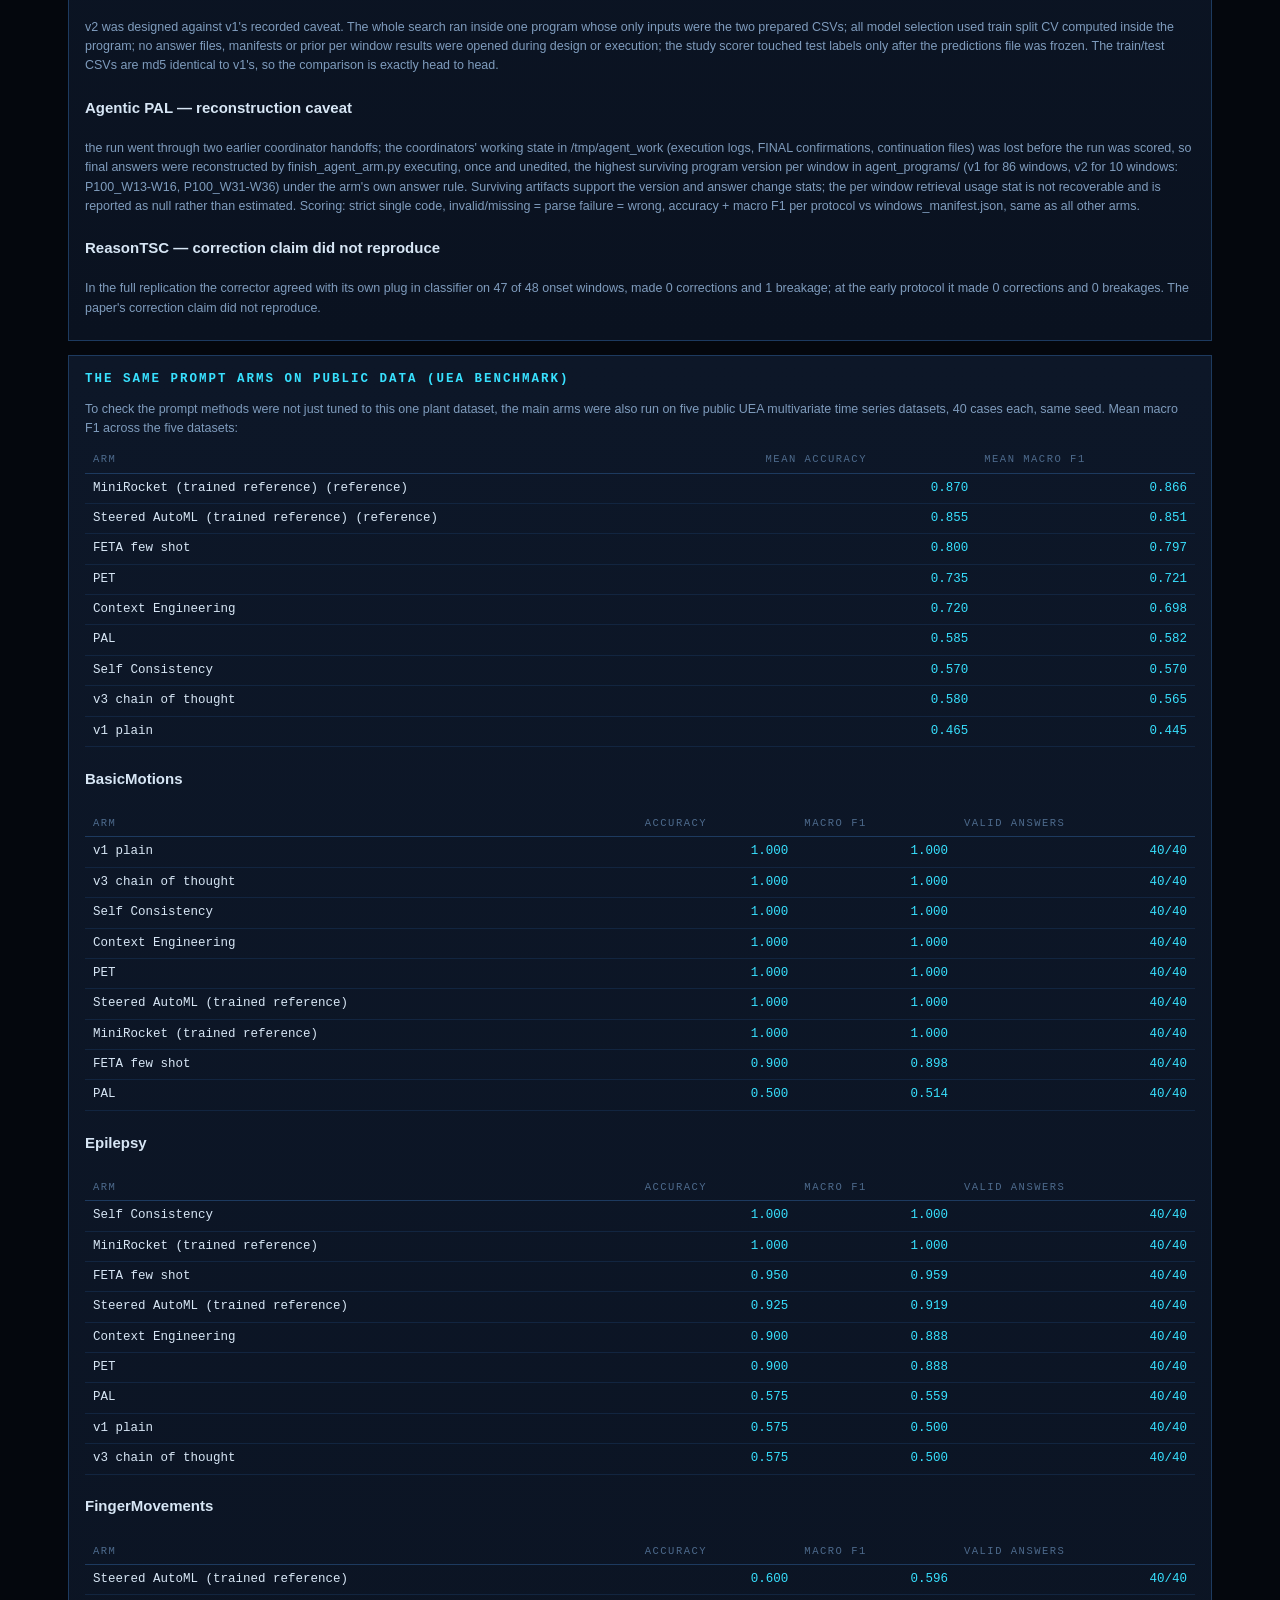
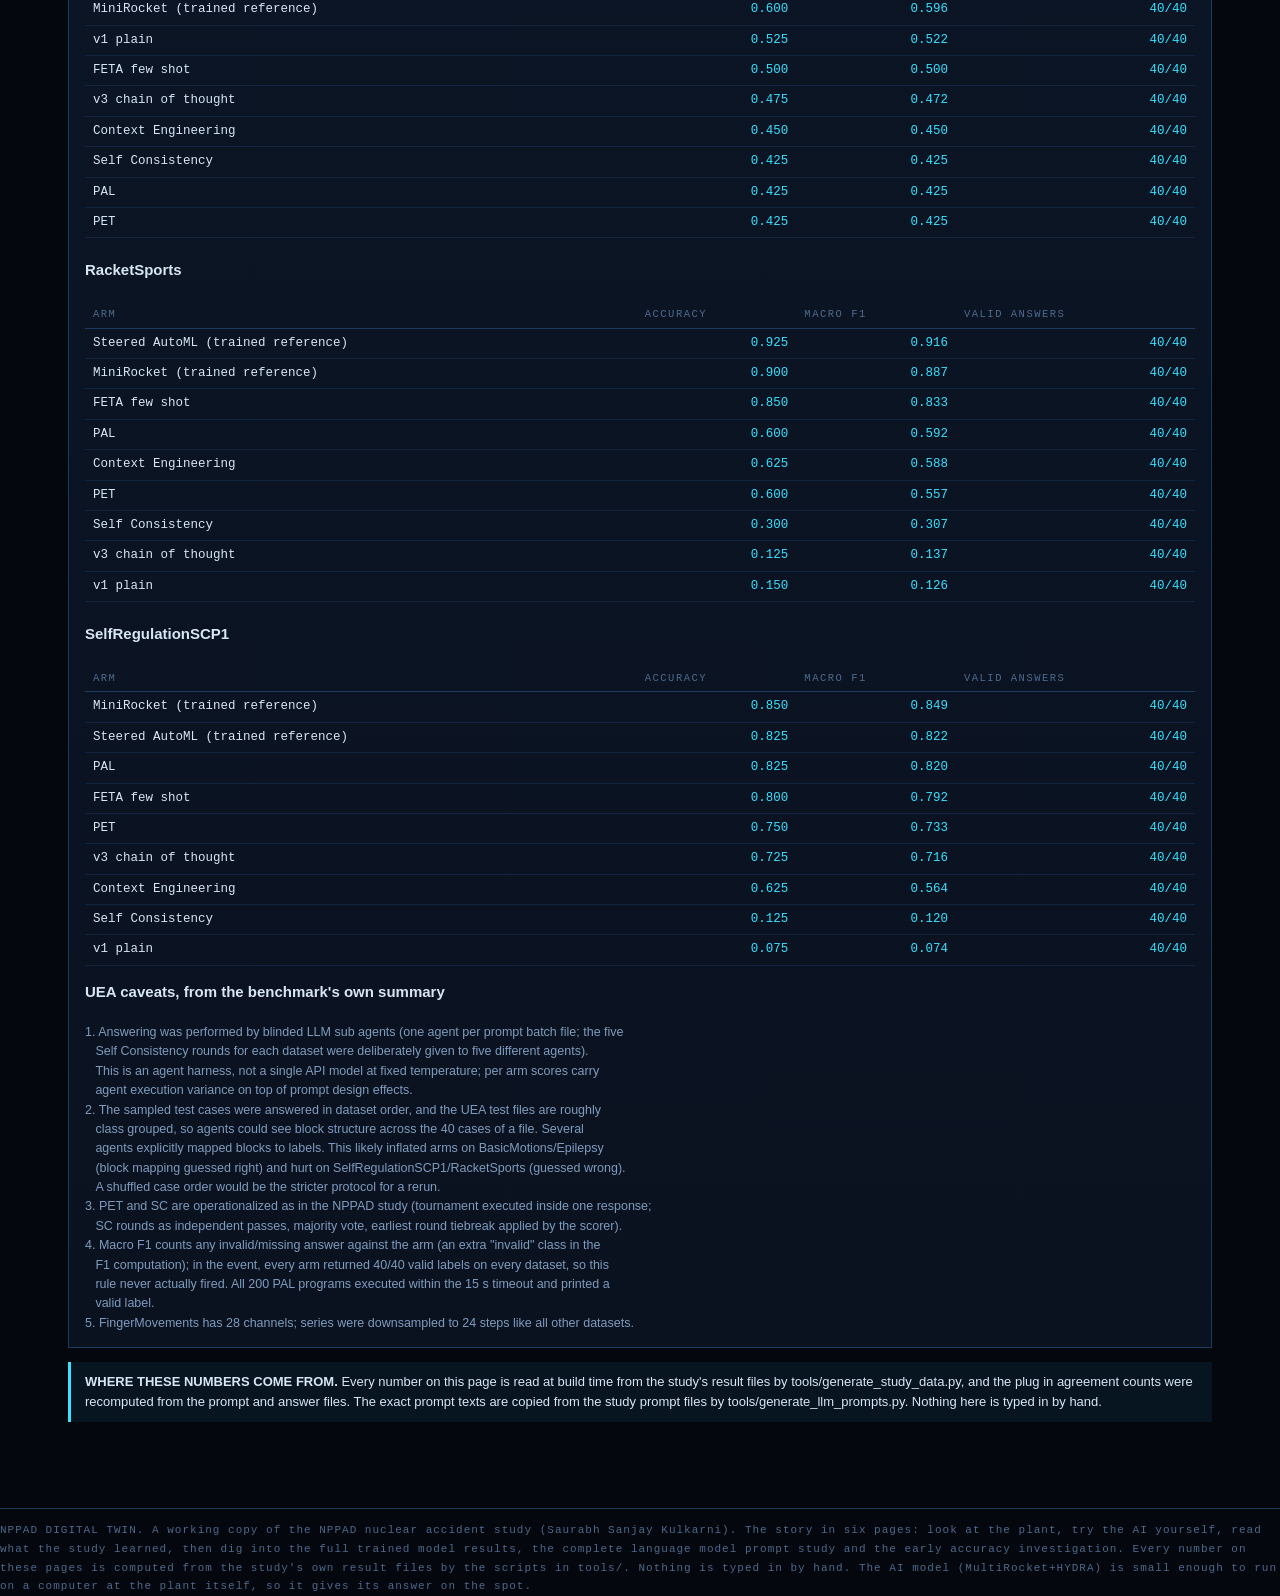
<file: llm.html>
<!DOCTYPE html>
<html lang="en">
<head>
<meta charset="utf-8">
<meta name="viewport" content="width=device-width, initial-scale=1">
<title>NPPAD Digital Twin: LLM Study</title>
<link rel="stylesheet" href="style.css">
</head>
<body>
<header class="topbar" id="hdr"></header>
<div class="wrap">

  <div class="panel" style="margin-top:14px">
    <h2>THE LANGUAGE MODEL PROMPT STUDY</h2>
    <p id="taskLine"></p>
    <p class="dim small" id="protocolLine"></p>
  </div>

  <div class="panel" style="margin-top:14px">
    <h3>EVERY ARM, BOTH PROTOCOLS</h3>
    <p class="dim small">Accuracy and macro F1 on the same frozen windows for
    every arm of the study. A parse failure means the model did not answer
    with exactly one valid class code; it counts as a wrong answer. Two arms
    near the top carry an asterisk of honesty: the plug in rows score high
    because a trained model did the work inside them, which their detail
    cards spell out.</p>
    <p class="small"><b>In one line:</b> every method below is a different
    way of asking a language model to read 60 seconds of reactor sensor
    data, given as plain text, and name which of the 12 accidents is
    happening, with no training on this plant. The plain words line under
    each method name says what that method does. Most methods also carry a
    see the exact prompt toggle: open it to read the exact prompt text the
    study sent for that method.</p>
    <div id="masterTable"></div>
  </div>

  <div class="panel" style="margin-top:14px">
    <h3>WHAT THE TRAINED MODELS SCORE (FOR COMPARISON)</h3>
    <p class="dim small">The eight trained study models, run on the full
    held out test split (a larger set than the 48 window language model
    sample, so compare loosely). At the early protocol every approach, trained
    or prompted, lands near the same ceiling: twenty seconds in, ten of the
    twelve accidents still look almost identical.</p>
    <div id="refTable"></div>
  </div>

  <div class="panel" style="margin-top:14px">
    <h3>ARM BY ARM: WHAT EACH ONE ACTUALLY DID</h3>
    <p class="dim small">Open an arm to read its method, exactly as recorded
    in the study files, plus its extra measurements and any honesty flag it
    carries. The exact prompt sits inside most cards too, under the same
    see the exact prompt toggle.</p>
    <div id="armDetails"></div>
  </div>

  <div class="panel" style="margin-top:14px">
    <h3>THE PROMPTS THEMSELVES (v1 TO v4)</h3>
    <p class="dim small">The exact prompt text sent for the first onset window
    (P100_W01), read from the study's prompt files. The later versions were
    built from the v1 data block: v2 explains every channel and accident in
    plain language, v3 adds step by step chain of thought, and v4 adds a
    tree of thoughts comparison of the three most plausible classes.</p>
    <p class="dim small" id="promptNote"></p>
    <div id="promptBlocks"></div>
  </div>

  <div class="panel" style="margin-top:14px">
    <h3>INTEGRITY NOTES AND CAVEATS (NOT FINE PRINT — READ THESE)</h3>
    <div id="caveatList"></div>
  </div>

  <div class="panel" style="margin-top:14px">
    <h3>THE SAME PROMPT ARMS ON PUBLIC DATA (UEA BENCHMARK)</h3>
    <p class="dim small">To check the prompt methods were not just tuned to
    this one plant dataset, the main arms were also run on five public UEA
    multivariate time series datasets, 40 cases each, same seed. Mean macro
    F1 across the five datasets:</p>
    <div id="ueaAgg"></div>
    <div id="ueaPerDataset" style="margin-top:12px"></div>
    <h4 style="margin-top:14px">UEA caveats, from the benchmark's own summary</h4>
    <div class="dim small" id="ueaCaveats" style="white-space:pre-wrap"></div>
  </div>

  <div class="note blue" style="margin-top:14px">
    <b>WHERE THESE NUMBERS COME FROM.</b> Every number on this page is read at
    build time from the study's result files by
    tools/generate_study_data.py, and the plug in agreement counts were
    recomputed from the prompt and answer files. The exact prompt texts are
    copied from the study prompt files by tools/generate_llm_prompts.py.
    Nothing here is typed in by hand.
  </div>

</div>
<footer id="ftr"></footer>
<script src="js/common.js"></script>
<script src="js/llm.js"></script>
</body>
</html>
</file>
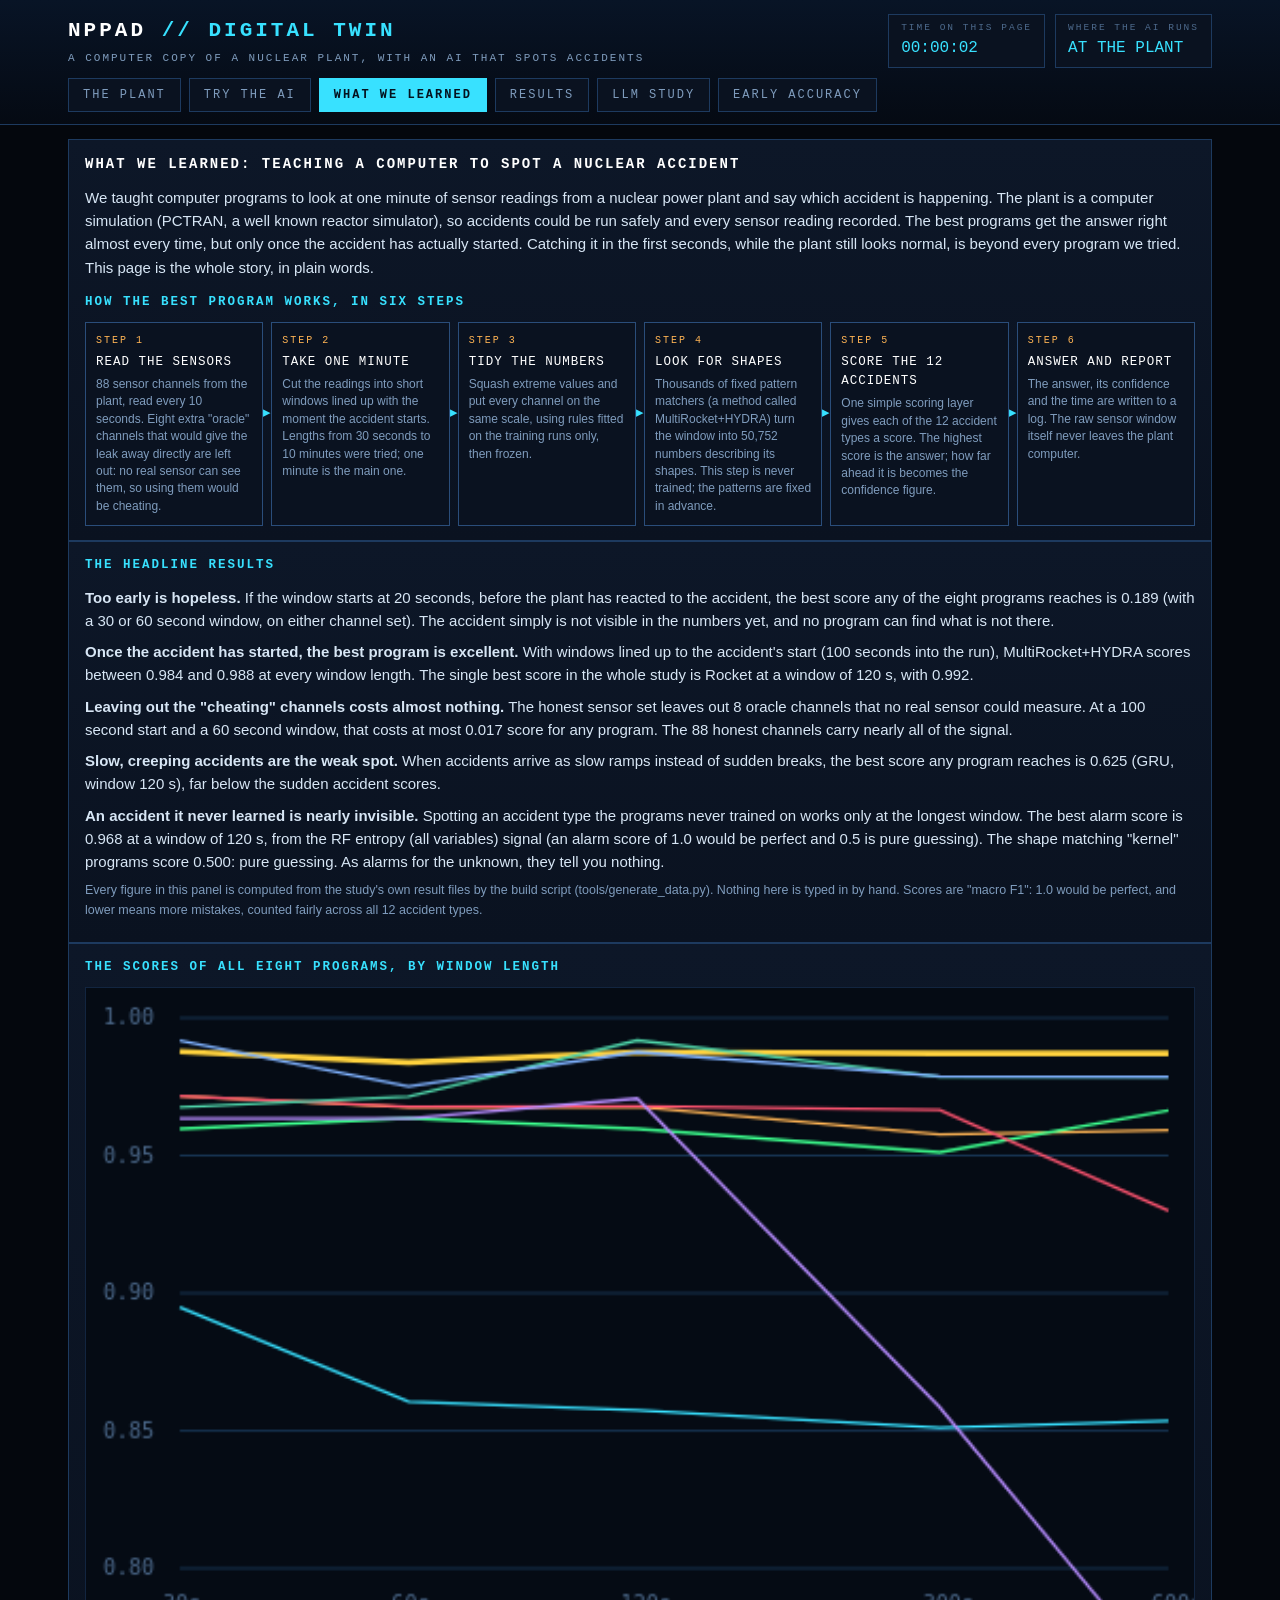
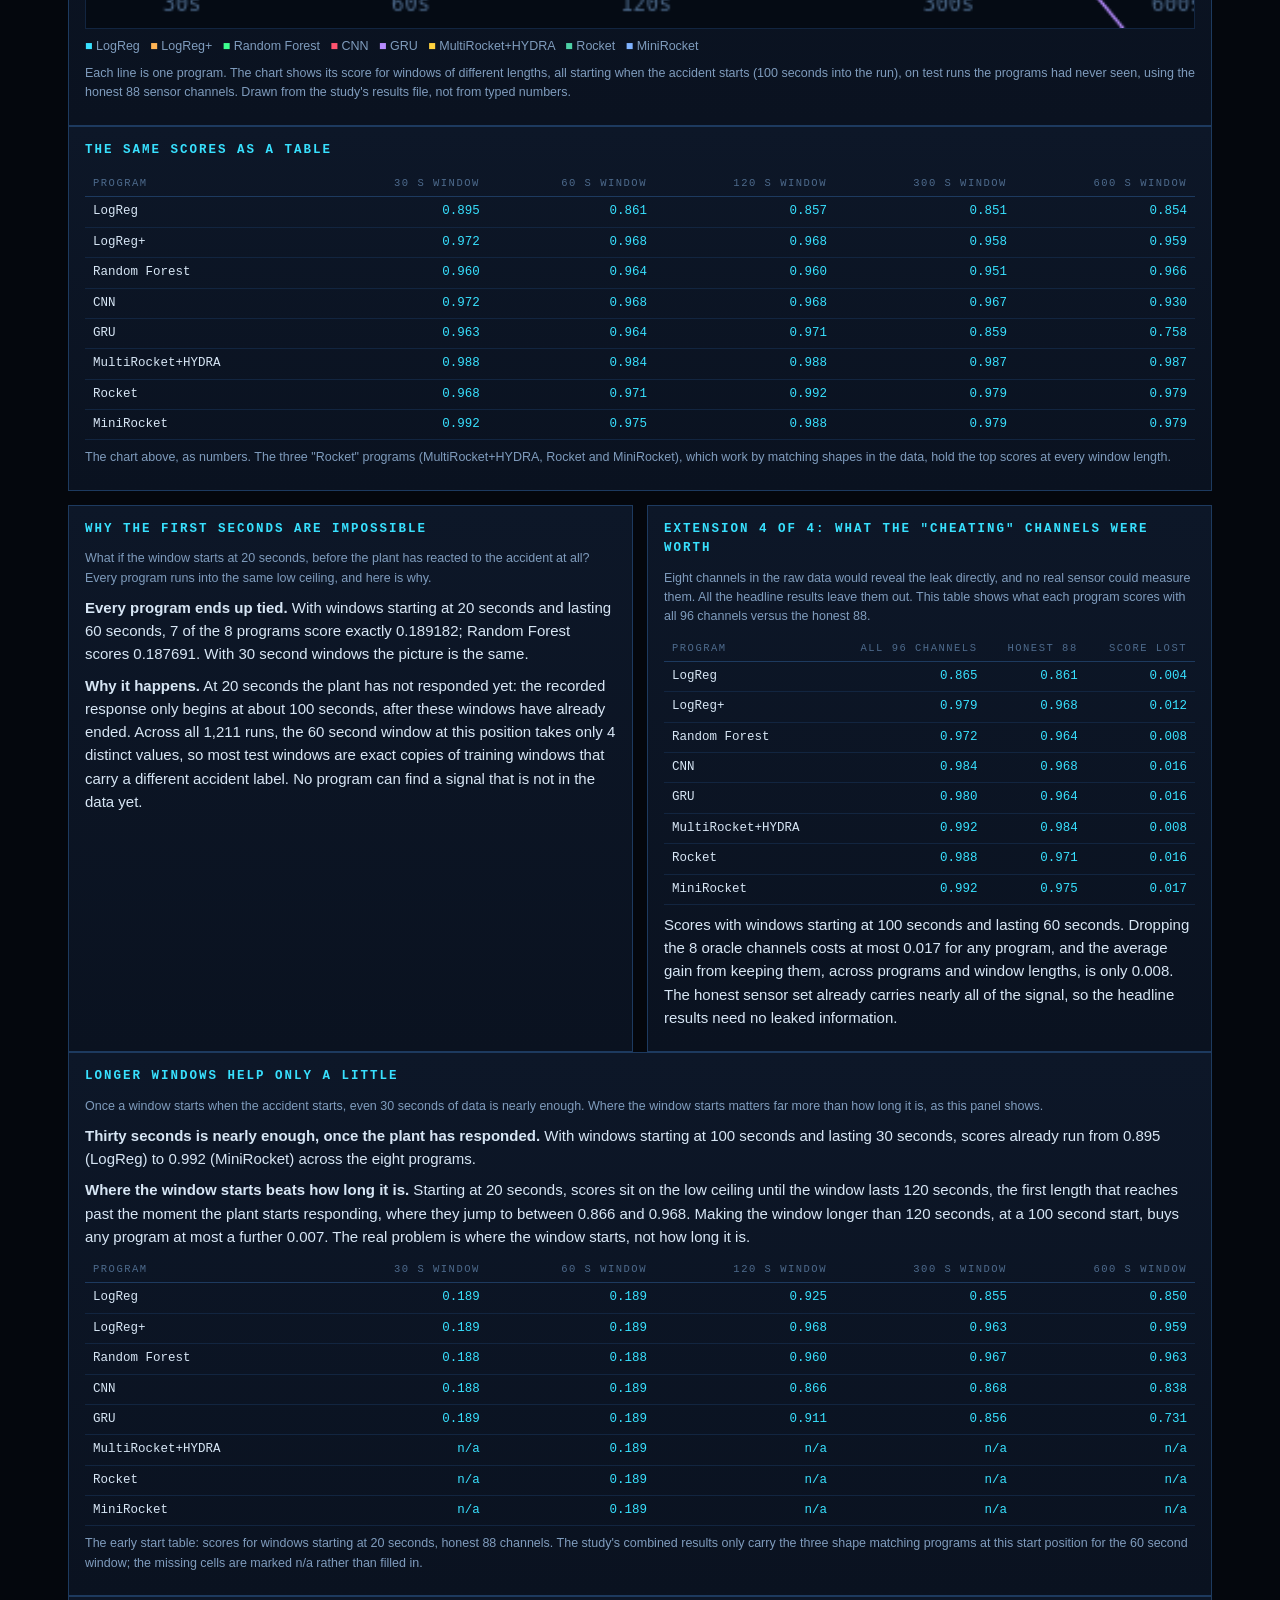
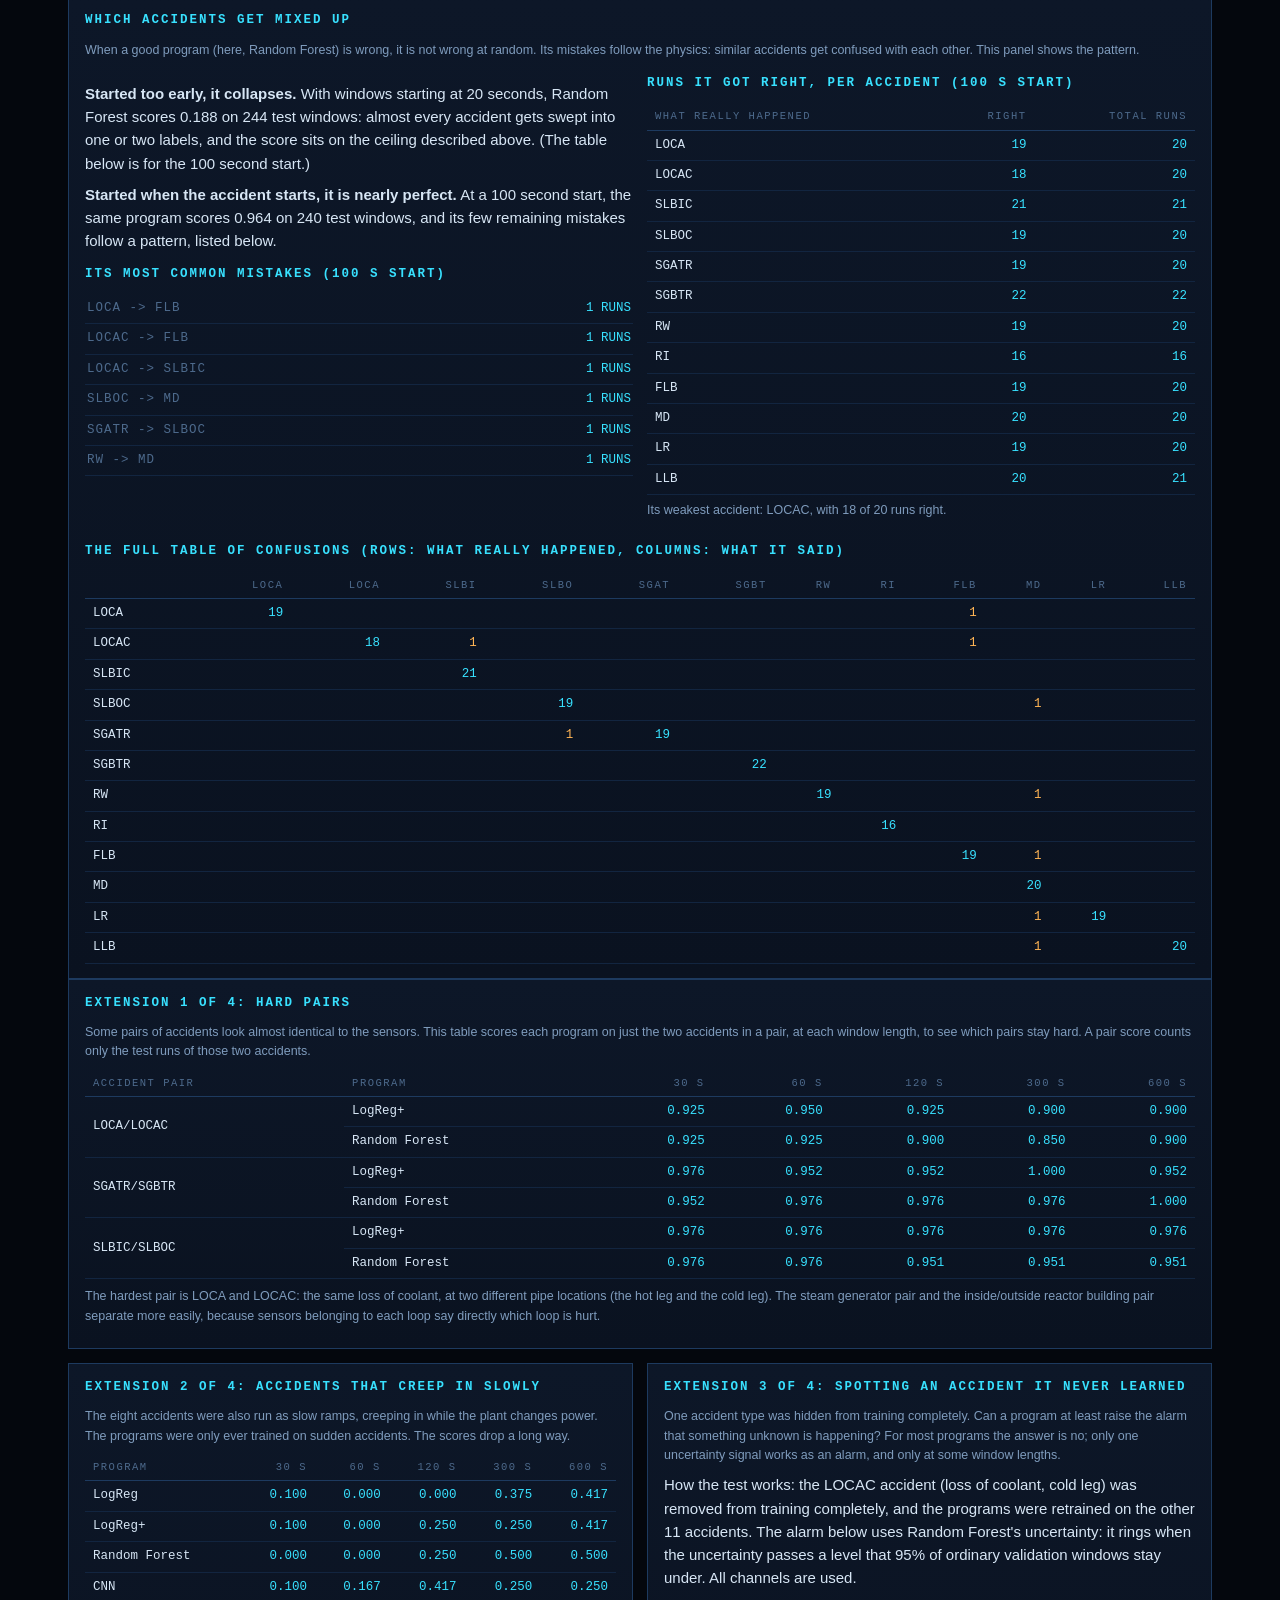
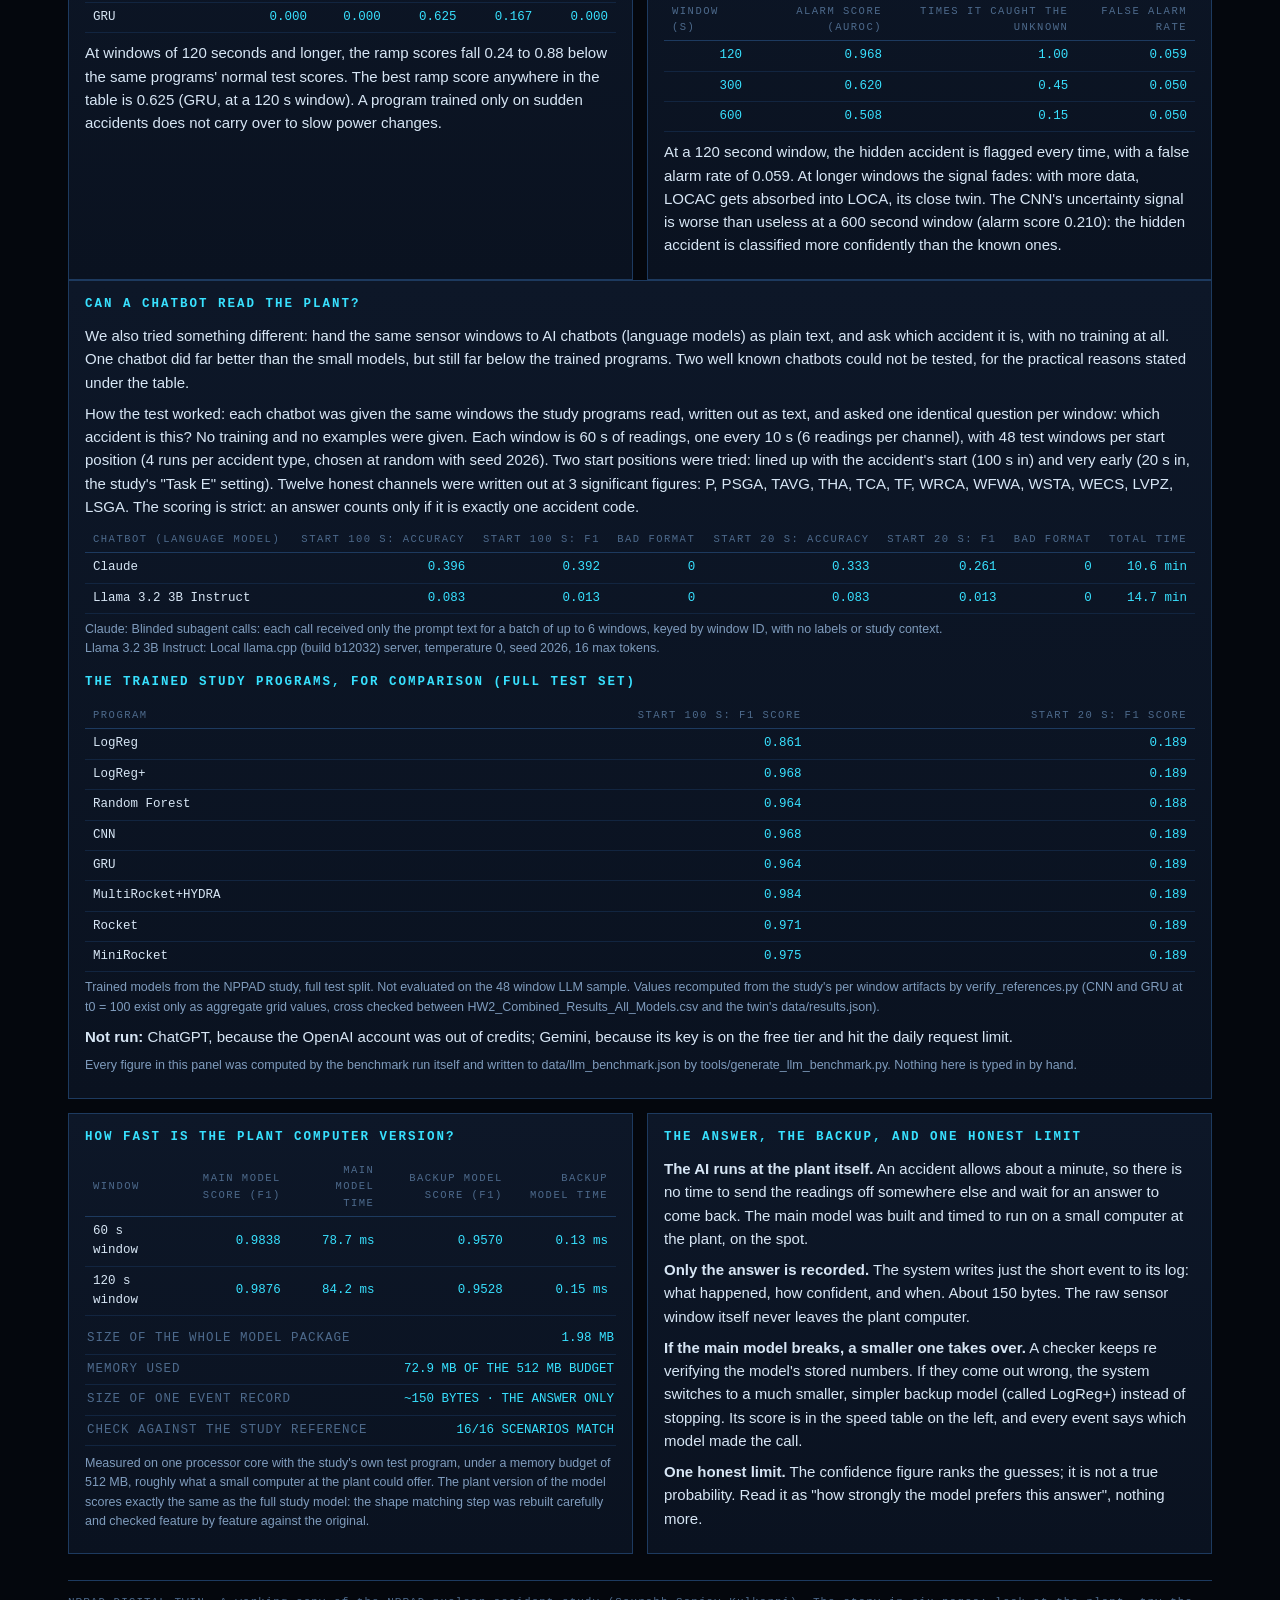
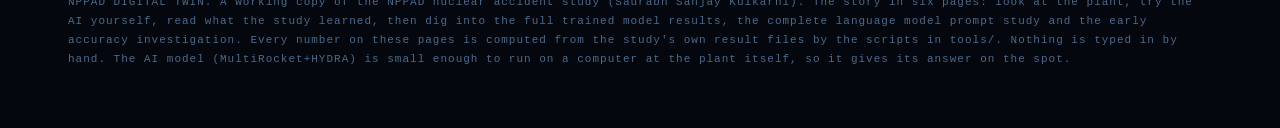
<file: ml.html>
<!DOCTYPE html>
<html lang="en">
<head>
<meta charset="utf-8">
<meta name="viewport" content="width=device-width, initial-scale=1">
<title>NPPAD Digital Twin: What We Learned</title>
<link rel="stylesheet" href="style.css">
</head>
<body>
<header class="topbar" id="hdr"></header>
<div class="wrap">

  <div class="panel" style="margin-top:14px">
    <h2>WHAT WE LEARNED: TEACHING A COMPUTER TO SPOT A NUCLEAR ACCIDENT</h2>
    <p>We taught computer programs to look at one minute of sensor readings from a
    nuclear power plant and say which accident is happening. The plant is a computer
    simulation (PCTRAN, a well known reactor simulator), so accidents could be run
    safely and every sensor reading recorded. The best programs get the answer right
    almost every time, but only once the accident has actually started. Catching it
    in the first seconds, while the plant still looks normal, is beyond every program
    we tried. This page is the whole story, in plain words.</p>
    <h3 style="margin-top:14px">HOW THE BEST PROGRAM WORKS, IN SIX STEPS</h3>
    <div class="pipe">
      <div class="step"><div class="n">STEP 1</div><div class="t">READ THE SENSORS</div>
        <div class="d">88 sensor channels from the plant, read every 10 seconds.
        Eight extra "oracle" channels that would give the leak away directly are
        left out: no real sensor can see them, so using them would be cheating.</div></div>
      <div class="step"><div class="n">STEP 2</div><div class="t">TAKE ONE MINUTE</div>
        <div class="d">Cut the readings into short windows lined up with the moment
        the accident starts. Lengths from 30 seconds to 10 minutes were tried; one
        minute is the main one.</div></div>
      <div class="step"><div class="n">STEP 3</div><div class="t">TIDY THE NUMBERS</div>
        <div class="d">Squash extreme values and put every channel on the same
        scale, using rules fitted on the training runs only, then frozen.</div></div>
      <div class="step"><div class="n">STEP 4</div><div class="t">LOOK FOR SHAPES</div>
        <div class="d">Thousands of fixed pattern matchers (a method called
        MultiRocket+HYDRA) turn the window into 50,752 numbers describing its
        shapes. This step is never trained; the patterns are fixed in advance.</div></div>
      <div class="step"><div class="n">STEP 5</div><div class="t">SCORE THE 12 ACCIDENTS</div>
        <div class="d">One simple scoring layer gives each of the 12 accident types
        a score. The highest score is the answer; how far ahead it is becomes the
        confidence figure.</div></div>
      <div class="step"><div class="n">STEP 6</div><div class="t">ANSWER AND REPORT</div>
        <div class="d">The answer, its confidence and the time are written to a log.
        The raw sensor window itself never leaves the plant computer.</div></div>
    </div>
  </div>

  <div class="panel">
    <h3>THE HEADLINE RESULTS</h3>
    <div id="findings"></div>
    <p class="dim small">Every figure in this panel is computed from the study's own
    result files by the build script (tools/generate_data.py). Nothing here is typed
    in by hand. Scores are "macro F1": 1.0 would be perfect, and lower means more
    mistakes, counted fairly across all 12 accident types.</p>
  </div>

  <div class="panel">
    <h3>THE SCORES OF ALL EIGHT PROGRAMS, BY WINDOW LENGTH</h3>
    <canvas class="chart" id="gridChart" width="520" height="300"></canvas>
    <div id="gridLegend" class="small dim" style="margin-top:8px"></div>
    <p class="dim small">Each line is one program. The chart shows its score for
    windows of different lengths, all starting when the accident starts (100 seconds
    into the run), on test runs the programs had never seen, using the honest 88
    sensor channels. Drawn from the study's results file, not from typed numbers.</p>
  </div>

  <div class="panel">
    <h3>THE SAME SCORES AS A TABLE</h3>
    <div id="grid100"></div>
    <p class="dim small">The chart above, as numbers. The three "Rocket" programs
    (MultiRocket+HYDRA, Rocket and MiniRocket), which work by matching shapes in the
    data, hold the top scores at every window length.</p>
  </div>

  <div class="grid g2">
    <div class="panel">
      <h3>WHY THE FIRST SECONDS ARE IMPOSSIBLE</h3>
      <p class="small dim">What if the window starts at 20 seconds, before the plant
      has reacted to the accident at all? Every program runs into the same low
      ceiling, and here is why.</p>
      <div id="ceiling"></div>
    </div>
    <div class="panel">
      <h3>EXTENSION 4 OF 4: WHAT THE "CHEATING" CHANNELS WERE WORTH</h3>
      <p class="small dim">Eight channels in the raw data would reveal the leak
      directly, and no real sensor could measure them. All the headline results
      leave them out. This table shows what each program scores with all 96 channels
      versus the honest 88.</p>
      <div id="oracle"></div>
    </div>
  </div>

  <div class="panel">
    <h3>LONGER WINDOWS HELP ONLY A LITTLE</h3>
    <p class="small dim">Once a window starts when the accident starts, even
    30 seconds of data is nearly enough. Where the window starts matters far more
    than how long it is, as this panel shows.</p>
    <div id="growth"></div>
  </div>

  <div class="panel">
    <h3>WHICH ACCIDENTS GET MIXED UP</h3>
    <p class="small dim">When a good program (here, Random Forest) is wrong, it is
    not wrong at random. Its mistakes follow the physics: similar accidents get
    confused with each other. This panel shows the pattern.</p>
    <div id="confusion"></div>
  </div>

  <div class="panel">
    <h3>EXTENSION 1 OF 4: HARD PAIRS</h3>
    <p class="small dim">Some pairs of accidents look almost identical to the
    sensors. This table scores each program on just the two accidents in a pair, at
    each window length, to see which pairs stay hard. A pair score counts only the
    test runs of those two accidents.</p>
    <div id="hardpairs"></div>
    <p class="dim small">The hardest pair is LOCA and LOCAC: the same loss of
    coolant, at two different pipe locations (the hot leg and the cold leg). The
    steam generator pair and the inside/outside reactor building pair separate more
    easily, because sensors belonging to each loop say directly which loop is
    hurt.</p>
  </div>

  <div class="grid g2">
    <div class="panel">
      <h3>EXTENSION 2 OF 4: ACCIDENTS THAT CREEP IN SLOWLY</h3>
      <p class="small dim">The eight accidents were also run as slow ramps, creeping
      in while the plant changes power. The programs were only ever trained on
      sudden accidents. The scores drop a long way.</p>
      <div id="ramps"></div>
    </div>
    <div class="panel">
      <h3>EXTENSION 3 OF 4: SPOTTING AN ACCIDENT IT NEVER LEARNED</h3>
      <p class="small dim">One accident type was hidden from training completely.
      Can a program at least raise the alarm that something unknown is happening?
      For most programs the answer is no; only one uncertainty signal works as an
      alarm, and only at some window lengths.</p>
      <div id="unknown"></div>
    </div>
  </div>

  <div class="panel">
    <h3>CAN A CHATBOT READ THE PLANT?</h3>
    <p>We also tried something different: hand the same sensor windows to AI
    chatbots (language models) as plain text, and ask which accident it is, with no
    training at all. One chatbot did far better than the small models, but still far
    below the trained programs. Two well known chatbots could not be tested, for the
    practical reasons stated under the table.</p>
    <div id="llmbench"></div>
    <p class="dim small">Every figure in this panel was computed by the benchmark
    run itself and written to data/llm_benchmark.json by
    tools/generate_llm_benchmark.py. Nothing here is typed in by hand.</p>
  </div>

  <div class="grid g2">
    <div class="panel">
      <h3>HOW FAST IS THE PLANT COMPUTER VERSION?</h3>
      <div id="bench"></div>
      <p class="dim small">Measured on one processor core with the study's own
      test program, under a memory budget of 512 MB, roughly what a small computer
      at the plant could offer. The plant version of the model scores exactly the
      same as the full study model: the shape matching step was rebuilt carefully
      and checked feature by feature against the original.</p>
    </div>
    <div class="panel">
      <h3>THE ANSWER, THE BACKUP, AND ONE HONEST LIMIT</h3>
      <p><b>The AI runs at the plant itself.</b> An accident allows about a minute,
      so there is no time to send the readings off somewhere else and wait for an
      answer to come back. The main model was built and timed to run on a small
      computer at the plant, on the spot.</p>
      <p><b>Only the answer is recorded.</b> The system writes just the short event
      to its log: what happened, how confident, and when. About 150 bytes. The raw
      sensor window itself never leaves the plant computer.</p>
      <p><b>If the main model breaks, a smaller one takes over.</b> A checker keeps
      re verifying the model's stored numbers. If they come out wrong, the system
      switches to a much smaller, simpler backup model (called LogReg+) instead of
      stopping. Its score is in the speed table on the left, and every event says
      which model made the call.</p>
      <p><b>One honest limit.</b> The confidence figure ranks the guesses; it is
      not a true probability. Read it as "how strongly the model prefers this
      answer", nothing more.</p>
    </div>
  </div>

  <footer id="ftr"></footer>
</div>
<script src="js/common.js"></script>
<script src="js/ml.js"></script>
<script src="js/analysis.js"></script>
</body>
</html>
</file>
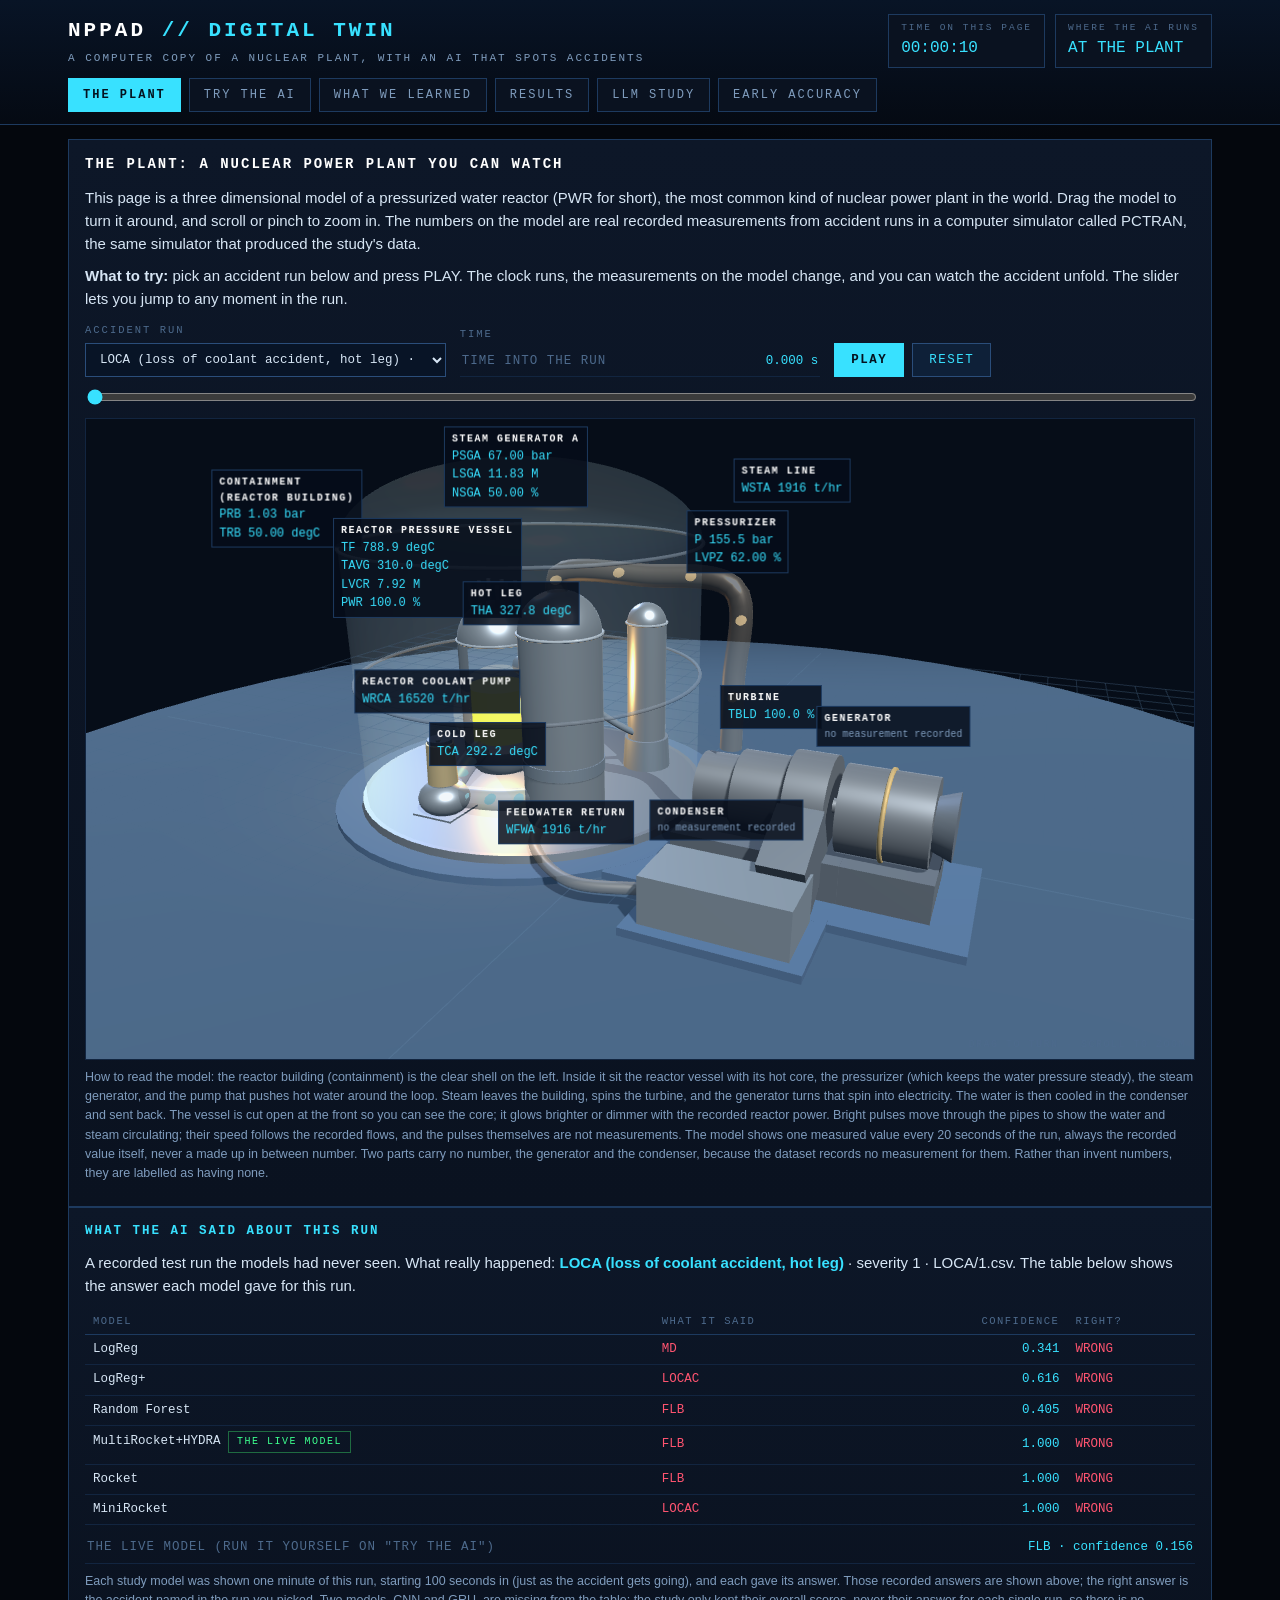
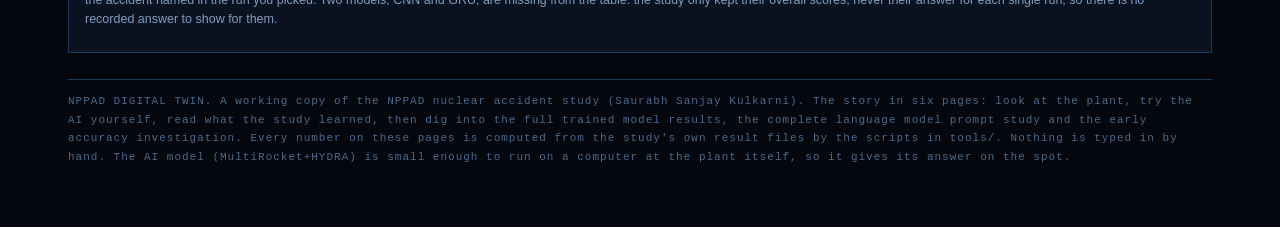
<file: plant.html>
<!DOCTYPE html>
<html lang="en">
<head>
<meta charset="utf-8">
<meta name="viewport" content="width=device-width, initial-scale=1">
<title>NPPAD Digital Twin: The Plant</title>
<link rel="stylesheet" href="style.css">
</head>
<body>
<header class="topbar" id="hdr"></header>
<div class="wrap">

  <div class="panel" style="margin-top:14px">
    <h2>THE PLANT: A NUCLEAR POWER PLANT YOU CAN WATCH</h2>
    <p>This page is a three dimensional model of a pressurized water reactor
    (PWR for short), the most common kind of nuclear power plant in the world.
    Drag the model to turn it around, and scroll or pinch to zoom in. The
    numbers on the model are real recorded measurements from accident runs in
    a computer simulator called PCTRAN, the same simulator that produced the
    study's data.</p>
    <p><b>What to try:</b> pick an accident run below and press PLAY. The clock runs,
    the measurements on the model change, and you can watch the accident unfold.
    The slider lets you jump to any moment in the run.</p>
    <div class="grid g3" style="margin-top:12px; align-items:end">
      <div><label class="lbl">ACCIDENT RUN</label>
        <select id="scenSel" style="width:100%"></select></div>
      <div><label class="lbl">TIME</label>
        <div class="kv"><span class="k">TIME INTO THE RUN</span>
          <span class="v" id="clock">0 s</span></div></div>
      <div style="display:flex; gap:8px">
        <button id="playBtn" class="primary">PLAY</button>
        <button id="resetBtn">RESET</button></div>
    </div>
    <div style="margin-top:10px">
      <input type="range" id="scrub" min="0" max="10" value="0" style="width:100%">
    </div>
    <div id="plantSvg" style="margin-top:6px"></div>
    <p class="dim small">How to read the model: the reactor building (containment)
    is the clear shell on the left. Inside it sit the reactor vessel with its
    hot core, the pressurizer (which keeps the water pressure steady), the
    steam generator, and the pump that pushes hot water around the loop. Steam
    leaves the building, spins the turbine, and the generator turns that spin
    into electricity. The water is then cooled in the condenser and sent back.
    The vessel is cut open at the front so you can see the core; it glows
    brighter or dimmer with the recorded reactor power. Bright pulses move
    through the pipes to show the water and steam circulating; their speed
    follows the recorded flows, and the pulses themselves are not
    measurements. The model shows one measured value every 20 seconds of the
    run, always the recorded value itself, never a made up in between number.
    Two parts carry no number, the generator and the condenser, because the
    dataset records no measurement for them. Rather than invent numbers, they
    are labelled as having none.</p>
  </div>

  <div class="panel">
    <h3>WHAT THE AI SAID ABOUT THIS RUN</h3>
    <div id="scenMeta" style="margin-bottom:10px"></div>
    <div id="diagBox"></div>
    <p class="dim small">Each study model was shown one minute of this run, starting
    100 seconds in (just as the accident gets going), and each gave its answer.
    Those recorded answers are shown above; the right answer is the accident named
    in the run you picked. Two models, CNN and GRU, are missing from the table: the
    study only kept their overall scores, never their answer for each single run,
    so there is no recorded answer to show for them.</p>
  </div>

  <footer id="ftr"></footer>
</div>
<script src="js/common.js"></script>
<script src="js/vendor/three.min.js"></script>
<script src="js/plant3d.js"></script>
<script src="js/plant.js"></script>
</body>
</html>
</file>
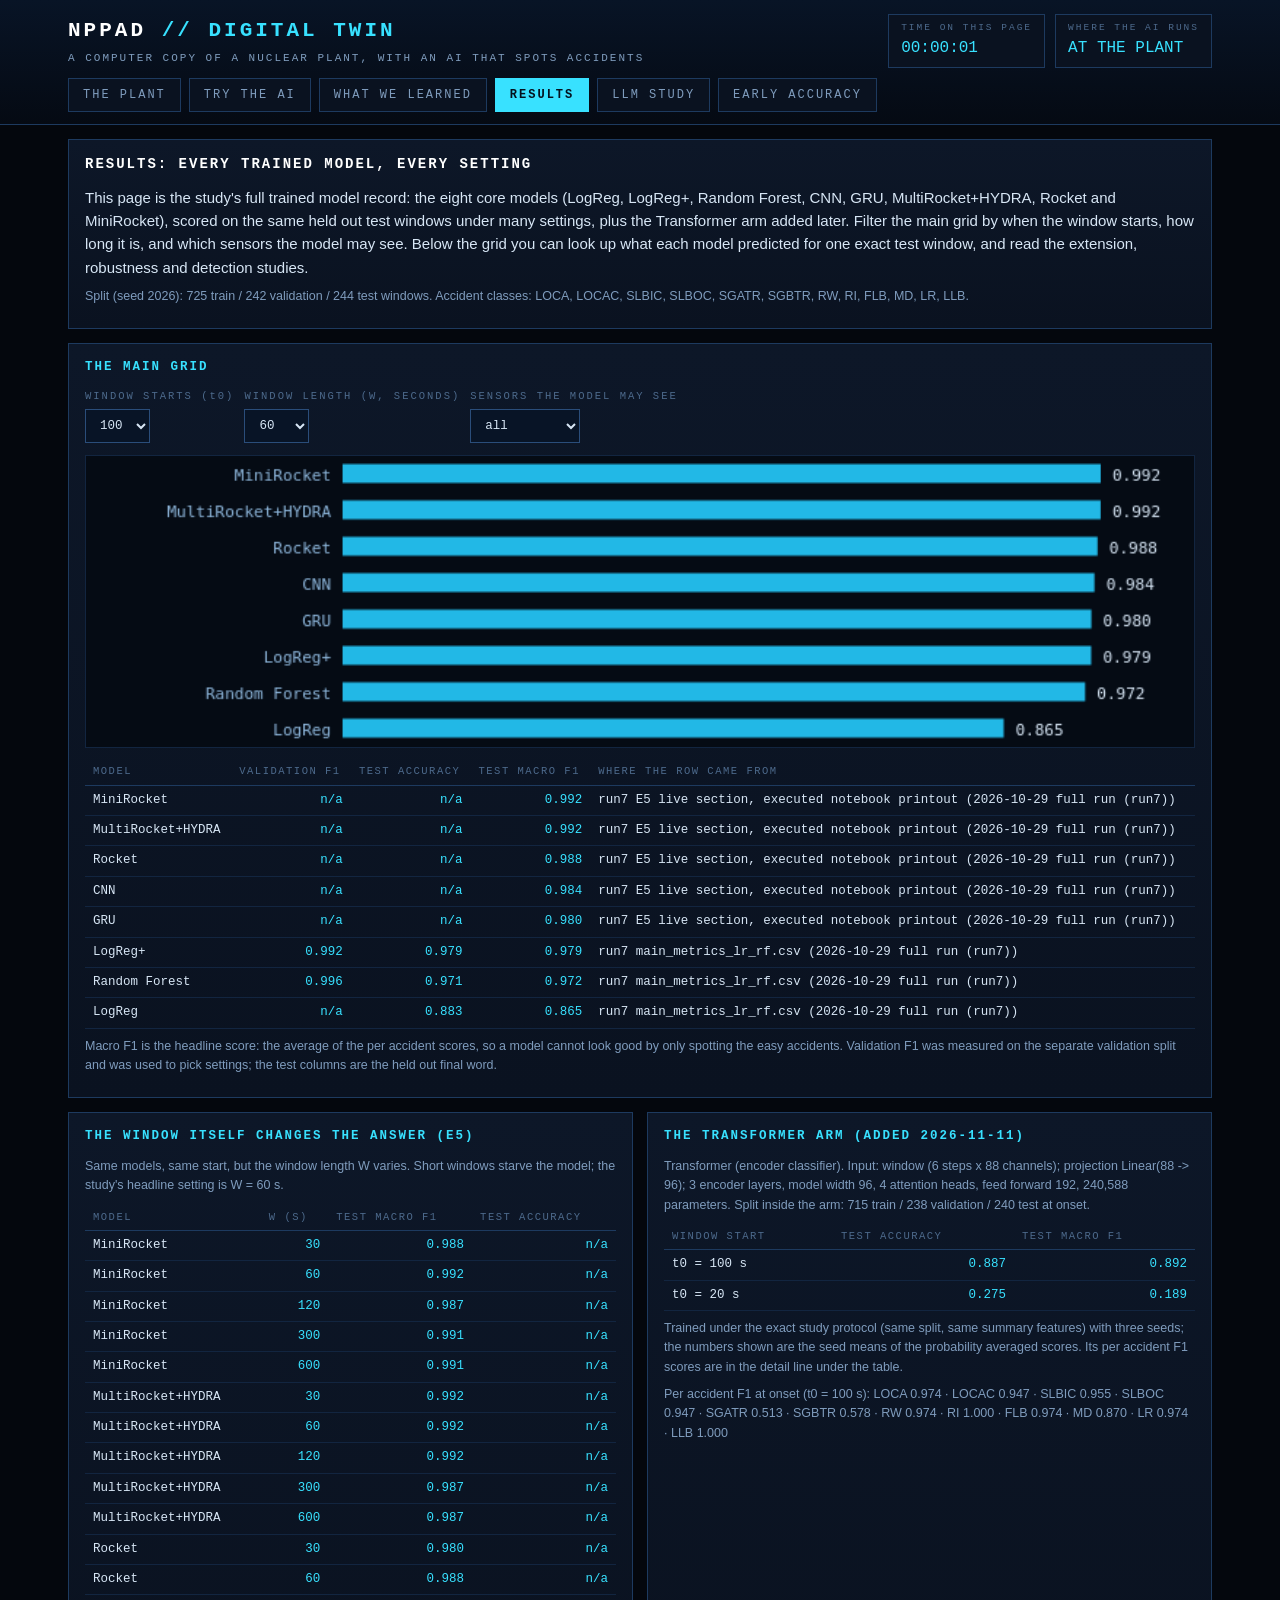
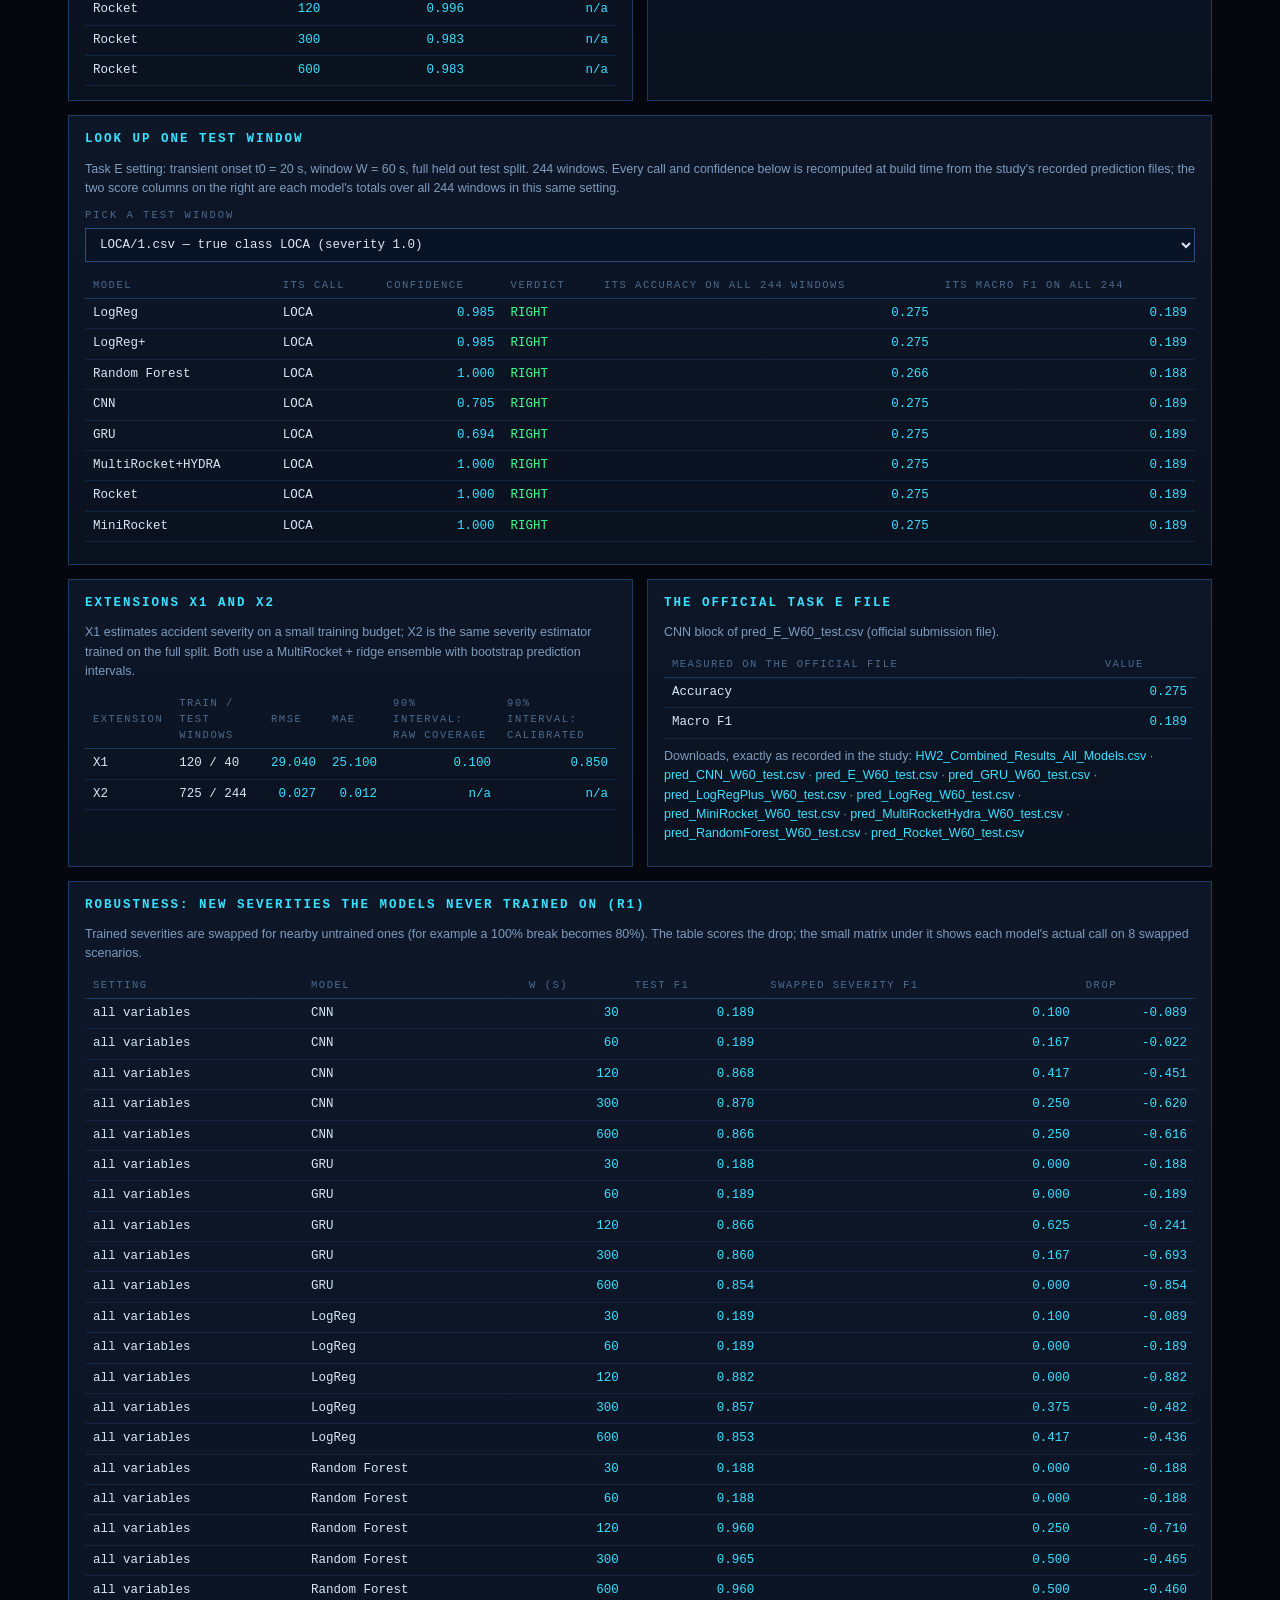
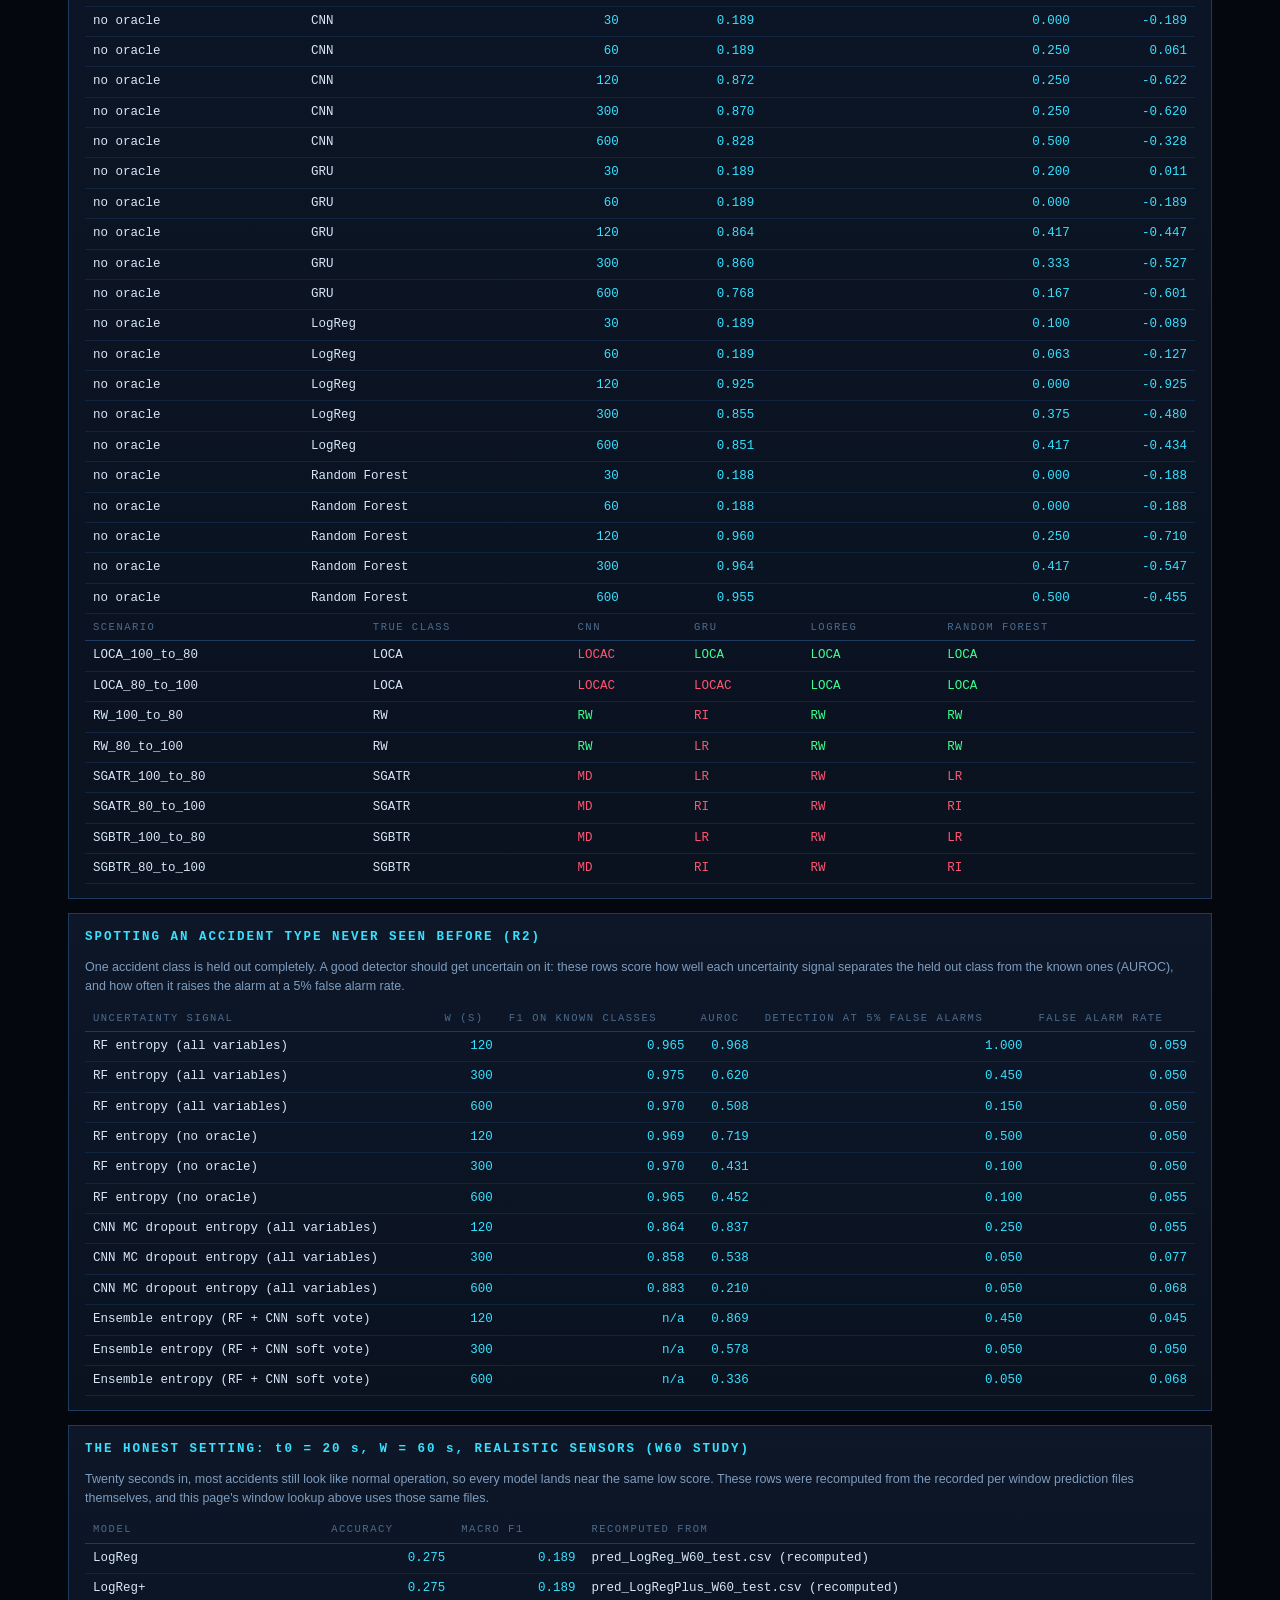
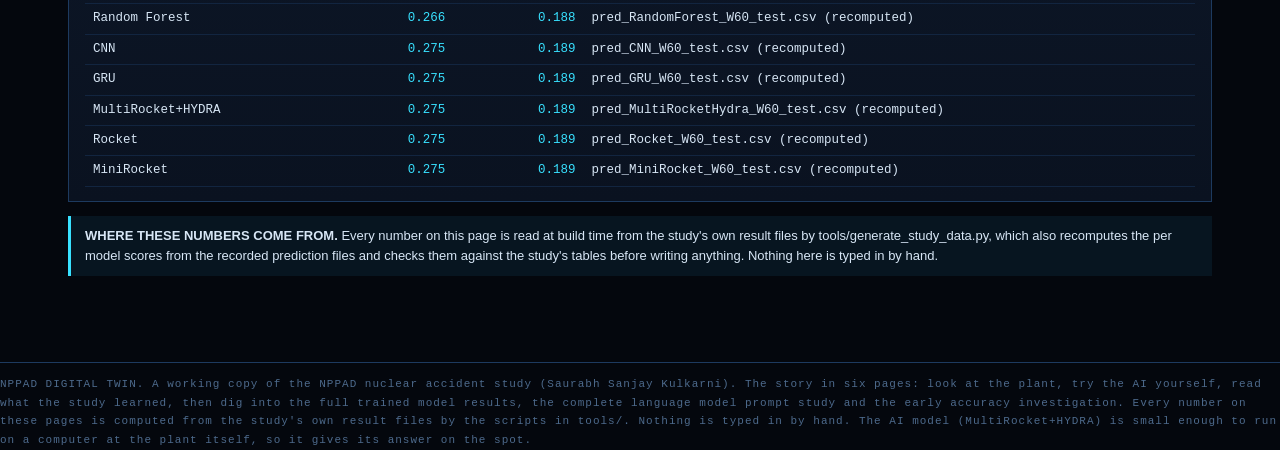
<file: results.html>
<!DOCTYPE html>
<html lang="en">
<head>
<meta charset="utf-8">
<meta name="viewport" content="width=device-width, initial-scale=1">
<title>NPPAD Digital Twin: Results</title>
<link rel="stylesheet" href="style.css">
</head>
<body>
<header class="topbar" id="hdr"></header>
<div class="wrap">

  <div class="panel" style="margin-top:14px">
    <h2>RESULTS: EVERY TRAINED MODEL, EVERY SETTING</h2>
    <p>This page is the study's full trained model record: the eight core models
    (LogReg, LogReg+, Random Forest, CNN, GRU, MultiRocket+HYDRA, Rocket and
    MiniRocket), scored on the same held out test windows under many settings,
    plus the Transformer arm added later. Filter the main grid by when the
    window starts, how long it is, and which sensors the model may see. Below
    the grid you can look up what each model predicted for one exact test
    window, and read the extension, robustness and detection studies.</p>
    <p class="dim small" id="splitLine"></p>
  </div>

  <div class="panel" style="margin-top:14px">
    <h3>THE MAIN GRID</h3>
    <div style="display:flex;gap:10px;flex-wrap:wrap;align-items:flex-end">
      <div><label class="lbl">WINDOW STARTS (t0)</label>
        <select id="fT0"></select></div>
      <div><label class="lbl">WINDOW LENGTH (W, SECONDS)</label>
        <select id="fW"></select></div>
      <div><label class="lbl">SENSORS THE MODEL MAY SEE</label>
        <select id="fVars"></select></div>
    </div>
    <canvas class="chart" id="gridChart" width="760" height="200" style="margin-top:12px"></canvas>
    <div id="gridTable" style="margin-top:10px"></div>
    <p class="dim small">Macro F1 is the headline score: the average of the
    per accident scores, so a model cannot look good by only spotting the easy
    accidents. Validation F1 was measured on the separate validation split and
    was used to pick settings; the test columns are the held out final word.</p>
  </div>

  <div class="grid g2" style="margin-top:14px">
    <div class="panel">
      <h3>THE WINDOW ITSELF CHANGES THE ANSWER (E5)</h3>
      <p class="dim small">Same models, same start, but the window length W
      varies. Short windows starve the model; the study's headline setting is
      W = 60 s.</p>
      <div id="e5Table"></div>
    </div>
    <div class="panel">
      <h3>THE TRANSFORMER ARM (ADDED 2026-11-11)</h3>
      <p class="dim small" id="transArch"></p>
      <div id="transTable"></div>
      <p class="dim small">Trained under the exact study protocol (same split,
      same summary features) with three seeds; the numbers shown are the seed
      means of the probability averaged scores. Its per accident F1 scores are
      in the detail line under the table.</p>
      <p class="dim small" id="transPerClass"></p>
    </div>
  </div>

  <div class="panel" style="margin-top:14px">
    <h3>LOOK UP ONE TEST WINDOW</h3>
    <p class="dim small" id="lookupNote"></p>
    <div style="display:flex;gap:10px;flex-wrap:wrap;align-items:flex-end">
      <div style="flex:1;min-width:260px"><label class="lbl">PICK A TEST WINDOW</label>
        <select id="winSel" style="width:100%"></select></div>
    </div>
    <div id="winTable" style="margin-top:10px"></div>
    <p class="dim small" id="lookupMetrics"></p>
  </div>

  <div class="grid g2" style="margin-top:14px">
    <div class="panel">
      <h3>EXTENSIONS X1 AND X2</h3>
      <p class="dim small">X1 estimates accident severity on a small training
      budget; X2 is the same severity estimator trained on the full split.
      Both use a MultiRocket + ridge ensemble with bootstrap prediction
      intervals.</p>
      <div id="xTable"></div>
    </div>
    <div class="panel">
      <h3>THE OFFICIAL TASK E FILE</h3>
      <p class="dim small" id="officialNote"></p>
      <div id="officialTable"></div>
      <p class="dim small">Downloads, exactly as recorded in the study:
      <span id="dlLinks"></span></p>
    </div>
  </div>

  <div class="panel" style="margin-top:14px">
    <h3>ROBUSTNESS: NEW SEVERITIES THE MODELS NEVER TRAINED ON (R1)</h3>
    <p class="dim small" id="r1Note"></p>
    <div id="r1Table"></div>
  </div>

  <div class="panel" style="margin-top:14px">
    <h3>SPOTTING AN ACCIDENT TYPE NEVER SEEN BEFORE (R2)</h3>
    <p class="dim small">One accident class is held out completely. A good
    detector should get uncertain on it: these rows score how well each
    uncertainty signal separates the held out class from the known ones
    (AUROC), and how often it raises the alarm at a 5% false alarm rate.</p>
    <div id="r2Table"></div>
  </div>

  <div class="panel" style="margin-top:14px">
    <h3>THE HONEST SETTING: t0 = 20 s, W = 60 s, REALISTIC SENSORS (W60 STUDY)</h3>
    <p class="dim small">Twenty seconds in, most accidents still look like
    normal operation, so every model lands near the same low score. These rows
    were recomputed from the recorded per window prediction files themselves,
    and this page's window lookup above uses those same files.</p>
    <div id="w60Table"></div>
  </div>

  <div class="note blue" style="margin-top:14px">
    <b>WHERE THESE NUMBERS COME FROM.</b> Every number on this page is read at
    build time from the study's own result files by
    tools/generate_study_data.py, which also
    recomputes the per model scores from the recorded prediction files and
    checks them against the study's tables before writing anything. Nothing
    here is typed in by hand.
  </div>

</div>
<footer id="ftr"></footer>
<script src="js/common.js"></script>
<script src="js/results.js"></script>
</body>
</html>
</file>
<file: style.css>
:root{
  --bg:#04070d; --bg2:#070d18; --panel:#0a1220; --panel2:#0d1728;
  --line:#1d3a5f; --line2:#2a4d7a;
  --ink:#d7e6f5; --dim:#7f9cbd; --faint:#4d6a8c;
  --cyan:#38e1ff; --amber:#ffb454; --green:#3dff8e; --red:#ff5470;
  --mono:"Consolas","SF Mono","Menlo",monospace;
  --sans:"Segoe UI","Helvetica Neue",Arial,sans-serif;
}
*{box-sizing:border-box}
html,body{margin:0;padding:0}
body{background:radial-gradient(1200px 600px at 70% -10%,#0a1a30 0%,var(--bg) 55%);
  color:var(--ink);font-family:var(--sans);font-size:15px;line-height:1.55}
a{color:var(--cyan);text-decoration:none}
a:hover{text-decoration:underline}
.wrap{max-width:1180px;margin:0 auto;padding:0 18px 60px}

/* header */
header.topbar{border-bottom:1px solid var(--line);background:linear-gradient(180deg,#081426,#050a13)}
.hbar{max-width:1180px;margin:0 auto;padding:14px 18px 10px;display:flex;flex-wrap:wrap;gap:14px;align-items:flex-end;justify-content:space-between}
.brand h1{font-family:var(--mono);font-size:21px;letter-spacing:3px;margin:0;color:#fff}
.brand h1 .thin{color:var(--cyan)}
.brand .sub{font-family:var(--mono);font-size:11px;letter-spacing:2px;color:var(--dim);margin-top:3px}
.hud{display:flex;gap:10px;flex-wrap:wrap}
.hudbox{border:1px solid var(--line);background:var(--panel);padding:6px 12px;min-width:118px}
.hudbox .k{font-family:var(--mono);font-size:9.5px;letter-spacing:2px;color:var(--faint)}
.hudbox .v{font-family:var(--mono);font-size:16px;color:var(--cyan)}
nav.main{max-width:1180px;margin:0 auto;padding:0 18px 12px;display:flex;gap:8px;flex-wrap:wrap}
nav.main a{font-family:var(--mono);font-size:12px;letter-spacing:2px;color:var(--dim);
  border:1px solid var(--line);padding:7px 14px;background:var(--panel)}
nav.main a:hover{color:var(--ink);text-decoration:none;border-color:var(--line2)}
nav.main a.on{color:#04121f;background:var(--cyan);border-color:var(--cyan);font-weight:700}

/* panels */
.grid{display:grid;gap:14px;margin-top:14px}
.g2{grid-template-columns:1fr 1fr}
.g3{grid-template-columns:1fr 1fr 1fr}
.g21{grid-template-columns:2fr 1fr}
.g12{grid-template-columns:1fr 2fr}
@media(max-width:900px){.g2,.g3,.g21,.g12{grid-template-columns:1fr}}
.panel{border:1px solid var(--line);background:linear-gradient(180deg,var(--panel2),var(--panel));padding:14px 16px}
.panel h2,.panel h3{font-family:var(--mono);letter-spacing:2px;margin:0 0 10px;color:#fff}
.panel h2{font-size:14px}
.panel h3{font-size:12.5px;color:var(--cyan)}
.panel p{margin:8px 0;color:var(--ink)}
.panel p.dim,.dim{color:var(--dim)}
.small{font-size:12.5px}
.tag{display:inline-block;font-family:var(--mono);font-size:10px;letter-spacing:1.5px;
  border:1px solid var(--line2);color:var(--cyan);padding:2px 8px;margin:0 6px 6px 0}
.tag.amber{color:var(--amber);border-color:#6b4d1f}
.tag.green{color:var(--green);border-color:#1f6b41}
.tag.red{color:var(--red);border-color:#6b1f31}

/* status lights + telemetry */
.lights{display:flex;gap:16px;flex-wrap:wrap;font-family:var(--mono);font-size:11px;letter-spacing:1.5px;color:var(--dim)}
.light{display:flex;align-items:center;gap:7px}
.dot{width:9px;height:9px;border-radius:50%;background:var(--green);box-shadow:0 0 8px var(--green)}
.dot.amber{background:var(--amber);box-shadow:0 0 8px var(--amber)}
.dot.red{background:var(--red);box-shadow:0 0 8px var(--red)}
.dot.cyan{background:var(--cyan);box-shadow:0 0 8px var(--cyan)}
table.tel{width:100%;border-collapse:collapse;font-family:var(--mono);font-size:12.5px}
table.tel th{ text-align:left;color:var(--faint);font-weight:400;letter-spacing:1.5px;font-size:10.5px;
  border-bottom:1px solid var(--line);padding:5px 8px}
table.tel td{border-bottom:1px solid #122540;padding:5px 8px;color:var(--ink)}
table.tel td.num{text-align:right;color:var(--cyan)}
table.tel td.ok{color:var(--green)}
table.tel td.bad{color:var(--red)}
.big{font-family:var(--mono);font-size:30px;color:#fff;letter-spacing:1px}
.big small{font-size:13px;color:var(--dim)}
.kv{display:flex;justify-content:space-between;font-family:var(--mono);font-size:12.5px;
  border-bottom:1px solid #122540;padding:5px 2px}
.kv .k{color:var(--faint);letter-spacing:1px}
.kv .v{color:var(--cyan)}

/* controls */
button,.btn{font-family:var(--mono);letter-spacing:1.5px;font-size:12.5px;cursor:pointer;
  background:#0e2038;color:var(--cyan);border:1px solid var(--line2);padding:9px 16px}
button:hover,.btn:hover{background:#14304f}
button.primary{background:var(--cyan);color:#04121f;font-weight:700;border-color:var(--cyan)}
button.primary:hover{background:#7deeff}
button.warn{color:var(--amber);border-color:#6b4d1f}
select,input[type=text]{background:#081426;color:var(--ink);border:1px solid var(--line2);
  font-family:var(--mono);font-size:12.5px;padding:8px 10px;max-width:100%}
label.lbl{font-family:var(--mono);font-size:10.5px;letter-spacing:2px;color:var(--faint);display:block;margin:0 0 5px}
input[type=range]{width:100%;accent-color:var(--cyan)}
canvas.chart{width:100%;display:block;background:#050b14;border:1px solid #122540}
.bar{height:12px;background:#0a1a2e;border:1px solid var(--line);position:relative}
.bar>i{position:absolute;left:0;top:0;bottom:0;background:linear-gradient(90deg,#177e9c,var(--cyan))}
.bar.amber>i{background:linear-gradient(90deg,#9c6a17,var(--amber))}

/* pipeline */
.pipe{display:grid;grid-template-columns:repeat(6,1fr);gap:8px}
@media(max-width:900px){.pipe{grid-template-columns:repeat(2,1fr)}}
.step{border:1px solid var(--line2);background:var(--panel);padding:10px;position:relative}
.step .n{font-family:var(--mono);font-size:10px;color:var(--amber);letter-spacing:2px}
.step .t{font-family:var(--mono);font-size:12.5px;color:#fff;letter-spacing:1px;margin:4px 0}
.step .d{font-size:12px;color:var(--dim);line-height:1.45}
.step::after{content:"▸";position:absolute;right:-9px;top:38%;color:var(--cyan);z-index:2}
.step:last-child::after{content:""}

/* 3D plant view (js/plant3d.js); the SVG in plant.js stays as fallback */
.p3d-wrap{position:relative;width:100%;overflow:hidden;background:#060d18;border:1px solid #122540}
.p3d-canvas{display:block;width:100%;cursor:grab}
.p3d-canvas:active{cursor:grabbing}
.p3d-labels{position:absolute;left:0;top:0;width:100%;height:100%;pointer-events:none}
.p3d-label{position:absolute;left:0;top:0;background:rgba(6,14,26,.85);border:1px solid var(--line);
  padding:4px 7px;font-family:var(--mono);will-change:transform}
.p3d-label .t{font-size:10px;letter-spacing:1.5px;color:#fff;font-weight:700;white-space:nowrap}
.p3d-label .v{color:var(--cyan);font-size:12px;white-space:nowrap;min-height:15px}
.p3d-label .n{color:var(--dim);font-size:10px;white-space:nowrap}
.p3d-hint{position:absolute;right:8px;bottom:6px;font-family:var(--mono);font-size:10px;
  letter-spacing:1.5px;color:var(--faint);pointer-events:none}
@media(max-width:700px){
  .p3d-label{padding:3px 5px}
  .p3d-label .t{font-size:8.5px}
  .p3d-label .v{font-size:10.5px;min-height:13px}
  .p3d-label .n{font-size:8.5px}
}

footer{border-top:1px solid var(--line);margin-top:26px;padding-top:12px;
  font-family:var(--mono);font-size:11px;color:var(--faint);letter-spacing:1px;line-height:1.7}
.note{border-left:3px solid var(--amber);background:#131007;padding:10px 14px;font-size:13px;color:var(--ink)}
.note.blue{border-left-color:var(--cyan);background:#071520}
ul.tight{margin:6px 0;padding-left:18px}
ul.tight li{margin:4px 0}
</file>
